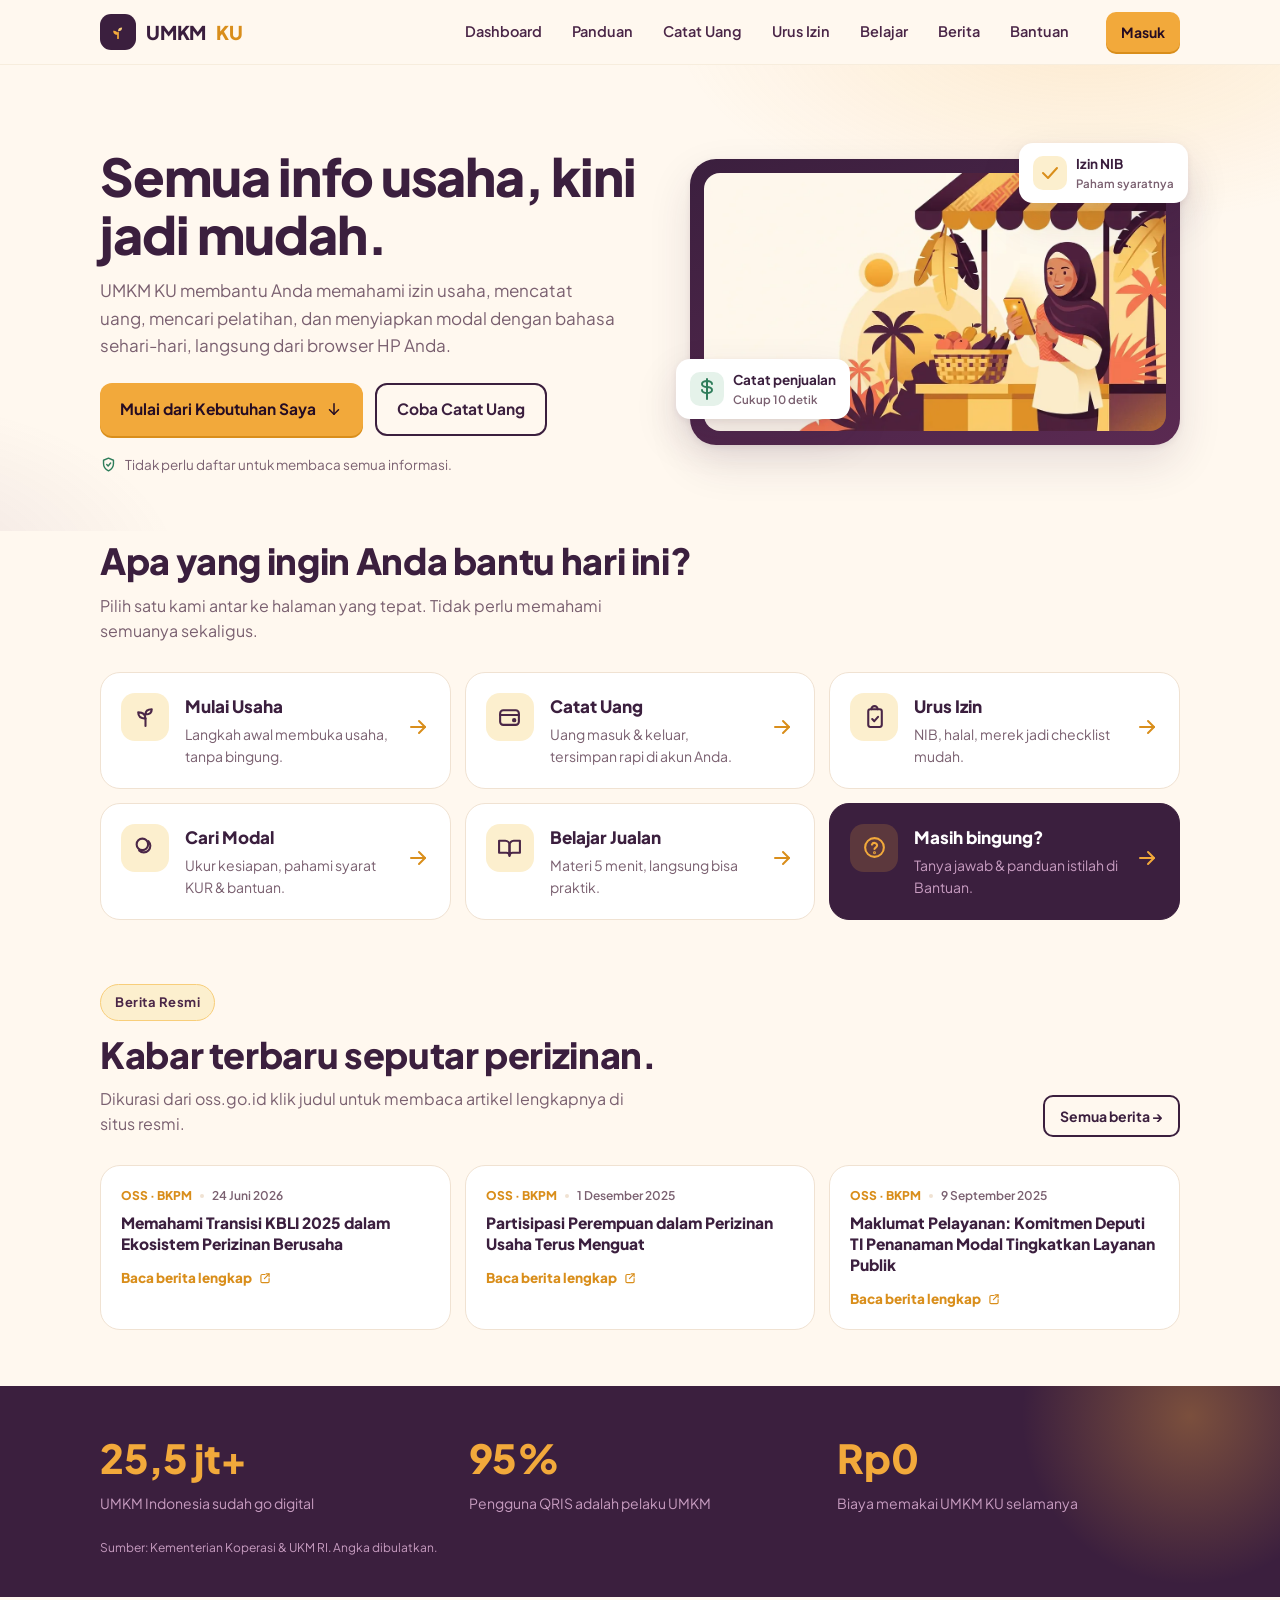
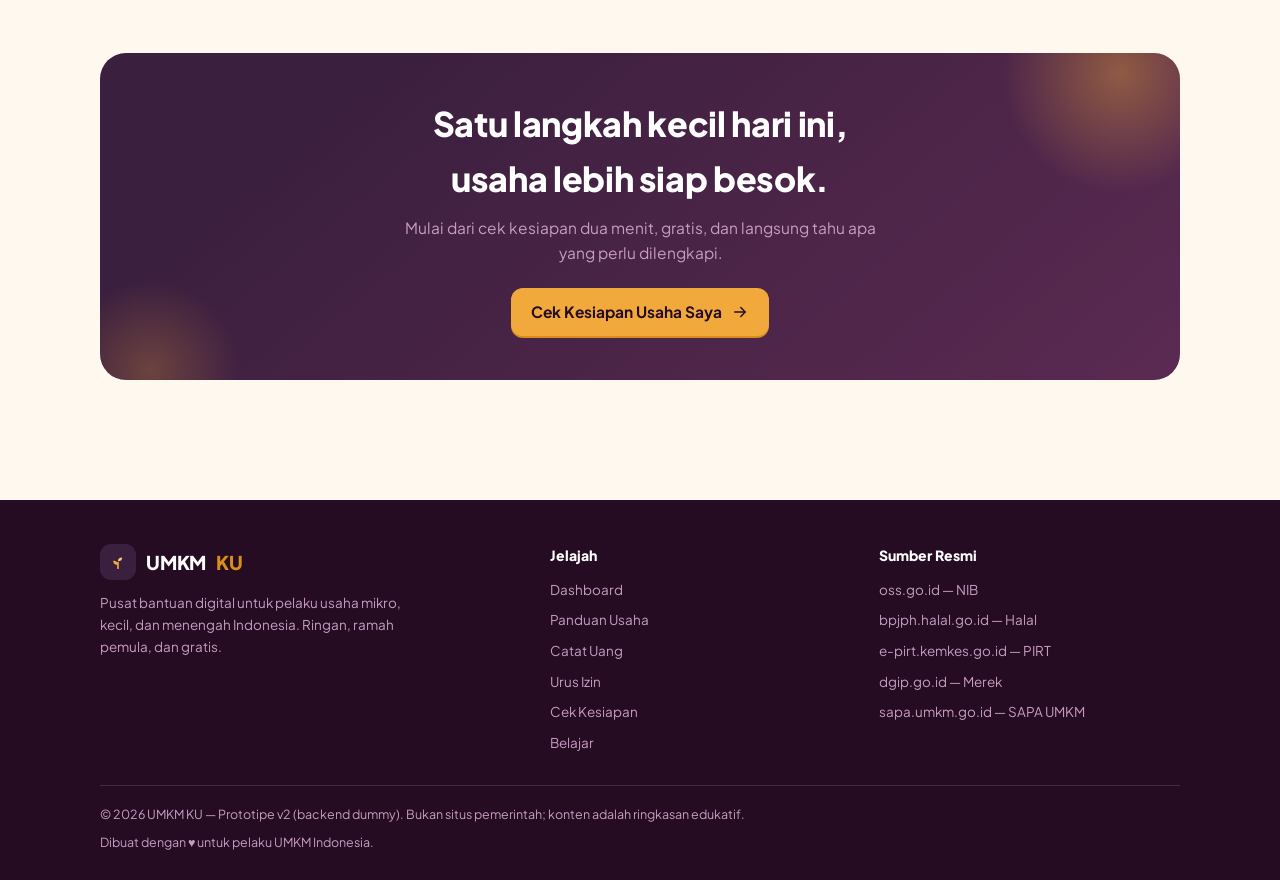
<file: index.html>
<!DOCTYPE html>
<html lang="id">
<head>
<meta charset="UTF-8">
<meta name="viewport" content="width=device-width, initial-scale=1.0">
<title>UMKM KU</title>
<meta name="description" content="UMKM KU: pusat bantuan digital untuk pelaku UMKM. Panduan usaha, catat uang, urus izin, dan belajar  gratis, tanpa instal, bahasa sehari-hari.">
<link rel="icon" href="data:image/svg+xml,%3Csvg xmlns='http://www.w3.org/2000/svg' viewBox='0 0 64 64'%3E%3Crect width='64' height='64' rx='16' fill='%233B1F3E'/%3E%3Cpath d='M32 50V34' stroke='%23F2A93B' stroke-width='5' stroke-linecap='round'/%3E%3Cpath d='M32 40c0-9-6-12-14-12 0 9 6 12 14 12z' fill='%23F2A93B'/%3E%3Cpath d='M32 30c0-8 5-11 12-11 0 8-5 11-12 11z' fill='%23F8CE7A'/%3E%3C/svg%3E">
<link rel="preconnect" href="https://fonts.googleapis.com">
<link rel="preconnect" href="https://fonts.gstatic.com" crossorigin>
<link href="https://fonts.googleapis.com/css2?family=Plus+Jakarta+Sans:ital,wght@0,400;0,500;0,600;0,700;0,800;1,400&display=swap" rel="stylesheet">
<script>document.documentElement.classList.add('js');</script>
<link rel="stylesheet" href="css/style.css">
</head>
<body>
<header id="app-header"></header>
<main>

<!-- HERO -->
<section class="hero" id="beranda">
  <div class="wrap hero-grid">
    <div>
      <h1>Semua info usaha, kini <span class="hl">jadi mudah.</span></h1>
      <p class="lead">UMKM KU membantu Anda memahami izin usaha, mencatat uang, mencari pelatihan, dan menyiapkan modal  dengan bahasa sehari-hari, langsung dari browser HP Anda.</p>
      <div class="hero-cta">
        <a href="#mulai" class="btn btn-gold">Mulai dari Kebutuhan Saya
          <svg class="icon" viewBox="0 0 24 24" style="width:18px;height:18px"><path d="M12 5v14"/><path d="m6 13 6 6 6-6"/></svg>
        </a>
        <a href="catat.html" class="btn btn-ghost">Coba Catat Uang</a>
      </div>
      <div class="hero-note">
        <svg class="icon" viewBox="0 0 24 24"><path d="M12 3l7 3v5c0 4.5-3 8-7 10-4-2-7-5.5-7-10V6z"/><path d="m9.5 12 2 2 3.5-4"/></svg>
        <span id="heroNote">Tidak perlu daftar untuk membaca semua informasi.</span>
      </div>
      <div class="last-score" id="lastScore"></div>
    </div>
    <div class="hero-art rv">
      <span class="blob" aria-hidden="true"></span>
      <div class="frame">
        <img src="assets/img/hero.webp" alt="Ilustrasi pemilik warung memakai smartphone untuk mengelola usahanya" width="1100" height="613">
      </div>
      <div class="chip-float chip-a">
        <span class="dot" style="background:var(--green-soft);color:var(--green)">
          <svg class="icon" viewBox="0 0 24 24"><path d="M12 2v20"/><path d="M17 7c0-1.7-2.2-3-5-3s-5 1.3-5 3 2.2 3 5 3 5 1.3 5 3-2.2 3-5 3-5-1.3-5-3"/></svg>
        </span>
        <span>Catat penjualan<small>Cukup 10 detik</small></span>
      </div>
      <div class="chip-float chip-b">
        <span class="dot" style="background:var(--gold-100);color:var(--gold-600)">
          <svg class="icon" viewBox="0 0 24 24"><path d="m5 12 5 5 9-10"/></svg>
        </span>
        <span>Izin NIB<small>Paham syaratnya</small></span>
      </div>
    </div>
  </div>
</section>

<!-- KEBUTUHAN -->
<section id="mulai" style="padding-top:8px">
  <div class="wrap">
    <div class="sec-head rv">
      <h2 class="sec-title">Apa yang ingin Anda bantu hari ini?</h2>
      <p class="sec-sub">Pilih satu  kami antar ke halaman yang tepat. Tidak perlu memahami semuanya sekaligus.</p>
    </div>
    <div class="need-grid">
      <a class="need-card rv" href="panduan.html">
        <span class="ic"><svg class="icon" viewBox="0 0 24 24"><path d="M12 21v-7"/><path d="M12 14c0-4-3-6-7-6 0 4 3 6 7 6z"/><path d="M12 10c0-3.5 2.5-5 6-5 0 3.5-2.5 5-6 5z"/></svg></span>
        <span><h3>Mulai Usaha</h3><p>Langkah awal membuka usaha, tanpa bingung.</p></span>
        <span class="go"><svg class="icon" viewBox="0 0 24 24"><path d="M5 12h14"/><path d="m13 6 6 6-6 6"/></svg></span>
      </a>
      <a class="need-card rv" href="catat.html">
        <span class="ic"><svg class="icon" viewBox="0 0 24 24"><rect x="3" y="6" width="18" height="14" rx="3"/><path d="M3 10.5h18"/><circle cx="16.5" cy="15.5" r="1.1"/></svg></span>
        <span><h3>Catat Uang</h3><p>Uang masuk &amp; keluar, tersimpan rapi di akun Anda.</p></span>
        <span class="go"><svg class="icon" viewBox="0 0 24 24"><path d="M5 12h14"/><path d="m13 6 6 6-6 6"/></svg></span>
      </a>
      <a class="need-card rv" href="layanan.html">
        <span class="ic"><svg class="icon" viewBox="0 0 24 24"><rect x="6" y="5" width="13" height="17" rx="2"/><path d="M9 5a3 3 0 0 1 6 0"/><path d="m9.8 14.5 2 2 3.6-4.2"/></svg></span>
        <span><h3>Urus Izin</h3><p>NIB, halal, merek  jadi checklist mudah.</p></span>
        <span class="go"><svg class="icon" viewBox="0 0 24 24"><path d="M5 12h14"/><path d="m13 6 6 6-6 6"/></svg></span>
      </a>
      <a class="need-card rv" href="cek.html">
        <span class="ic"><svg class="icon" viewBox="0 0 24 24"><circle cx="9" cy="9" r="5.5"/><path d="M14.8 5.9a5.5 5.5 0 1 1-8.9 8.9"/></svg></span>
        <span><h3>Cari Modal</h3><p>Ukur kesiapan, pahami syarat KUR &amp; bantuan.</p></span>
        <span class="go"><svg class="icon" viewBox="0 0 24 24"><path d="M5 12h14"/><path d="m13 6 6 6-6 6"/></svg></span>
      </a>
      <a class="need-card rv" href="belajar.html">
        <span class="ic"><svg class="icon" viewBox="0 0 24 24"><path d="M2 5.5h6a4 4 0 0 1 4 4V20a3 3 0 0 0-3-3H2z"/><path d="M22 5.5h-6a4 4 0 0 0-4 4V20a3 3 0 0 1 3-3h7z"/></svg></span>
        <span><h3>Belajar Jualan</h3><p>Materi 5 menit, langsung bisa praktik.</p></span>
        <span class="go"><svg class="icon" viewBox="0 0 24 24"><path d="M5 12h14"/><path d="m13 6 6 6-6 6"/></svg></span>
      </a>
      <a class="need-card rv" href="bantuan.html" style="background:var(--plum-900);border-color:var(--plum-900)">
        <span class="ic" style="background:rgba(242,169,59,.18);color:var(--gold-500)"><svg class="icon" viewBox="0 0 24 24"><circle cx="12" cy="12" r="9"/><path d="M9.5 9.2a2.6 2.6 0 0 1 5 .9c0 1.7-2.5 2.1-2.5 3.4"/><circle cx="12" cy="17" r=".4" fill="currentColor"/></svg></span>
        <span><h3 style="color:#fff">Masih bingung?</h3><p style="color:var(--plum-300)">Tanya jawab &amp; panduan istilah di Bantuan.</p></span>
        <span class="go" style="color:var(--gold-500)"><svg class="icon" viewBox="0 0 24 24"><path d="M5 12h14"/><path d="m13 6 6 6-6 6"/></svg></span>
      </a>
    </div>
  </div>
</section>

<!-- BERITA -->
<section id="berita" style="padding-top:8px">
  <div class="wrap">
    <div class="sec-head rv" style="display:flex;flex-wrap:wrap;align-items:flex-end;justify-content:space-between;gap:14px">
      <div>
        <span class="eyebrow">Berita Resmi</span>
        <h2 class="sec-title" style="margin-top:12px">Kabar terbaru seputar perizinan.</h2>
        <p class="sec-sub">Dikurasi dari oss.go.id  klik judul untuk membaca artikel lengkapnya di situs resmi.</p>
      </div>
      <a href="berita.html" class="btn btn-ghost small" style="flex:none">Semua berita →</a>
    </div>
    <div class="news-grid" id="homeNews"></div>
  </div>
</section>

<!-- STATS -->
<div class="stats rv">
  <div class="wrap">
    <div class="stats-grid">
      <div class="stat"><b>25,5 jt+</b><span>UMKM Indonesia sudah go digital</span></div>
      <div class="stat"><b>95%</b><span>Pengguna QRIS adalah pelaku UMKM</span></div>
      <div class="stat"><b>Rp0</b><span>Biaya memakai UMKM KU  selamanya</span></div>
    </div>
    <small>Sumber: Kementerian Koperasi &amp; UKM RI. Angka dibulatkan.</small>
  </div>
</div>

<!-- CTA -->
<section>
  <div class="wrap">
    <div class="cta-band rv">
      <h2>Satu langkah kecil hari ini,<br>usaha lebih siap besok.</h2>
      <p>Mulai dari cek kesiapan  dua menit, gratis, dan langsung tahu apa yang perlu dilengkapi.</p>
      <a href="cek.html" class="btn btn-gold">Cek Kesiapan Usaha Saya
        <svg class="icon" style="width:18px;height:18px" viewBox="0 0 24 24"><path d="M5 12h14"/><path d="m13 6 6 6-6 6"/></svg>
      </a>
    </div>
  </div>
</section>

</main>
<footer id="app-footer"></footer>

<script src="backend/db.js"></script>
<script src="backend/seed.js"></script>
<script src="backend/auth.js"></script>
<script src="backend/api.js"></script>
<script src="js/app.js"></script>
<script>
App.boot("");

/* Sapaan personal + skor kesiapan terakhir  data dari backend dummy */
(function () {
  const u = Auth.current();
  if (u) {
    document.getElementById("heroNote").textContent =
      "Senang bertemu lagi, " + u.nama.split(" ")[0] + "! Data Anda tersimpan rapi.";
  }
  Api.kesiapan.terakhir().then(function (k) {
    if (!k) return;
    const el = document.getElementById("lastScore");
    el.classList.add("show");
    el.innerHTML = "Skor kesiapan terakhir Anda: <b>" + k.skor + "%</b> · " +
      App.tgl(k.at) + " &nbsp;→&nbsp; <a href='cek.html' style='color:var(--gold-500);font-weight:700'>cek ulang</a>";
  });

  /* Berita resmi OSS di beranda (3 terbaru) */
  Api.berita.list().then(function (items) {
    document.getElementById("homeNews").innerHTML = items.slice(0, 3).map(function (n) {
      return '<a class="news-card rv in" href="' + n.url + '" target="_blank" rel="noopener">' +
        '<div class="news-top"><span class="news-src">OSS · BKPM</span><span class="news-dot"></span><span>' + App.esc(n.tanggal) + "</span></div>" +
        "<h3>" + App.esc(n.judul) + "</h3>" +
        '<span class="news-link">Baca berita lengkap <svg class="icon" viewBox="0 0 24 24"><path d="M14 5h5v5"/><path d="M19 5l-8 8"/><path d="M19 13v5a2 2 0 0 1-2 2H7a2 2 0 0 1-2-2V8a2 2 0 0 1 2-2h5"/></svg></span>' +
        "</a>";
    }).join("");
  });
})();
</script>
</body>
</html>
</file>
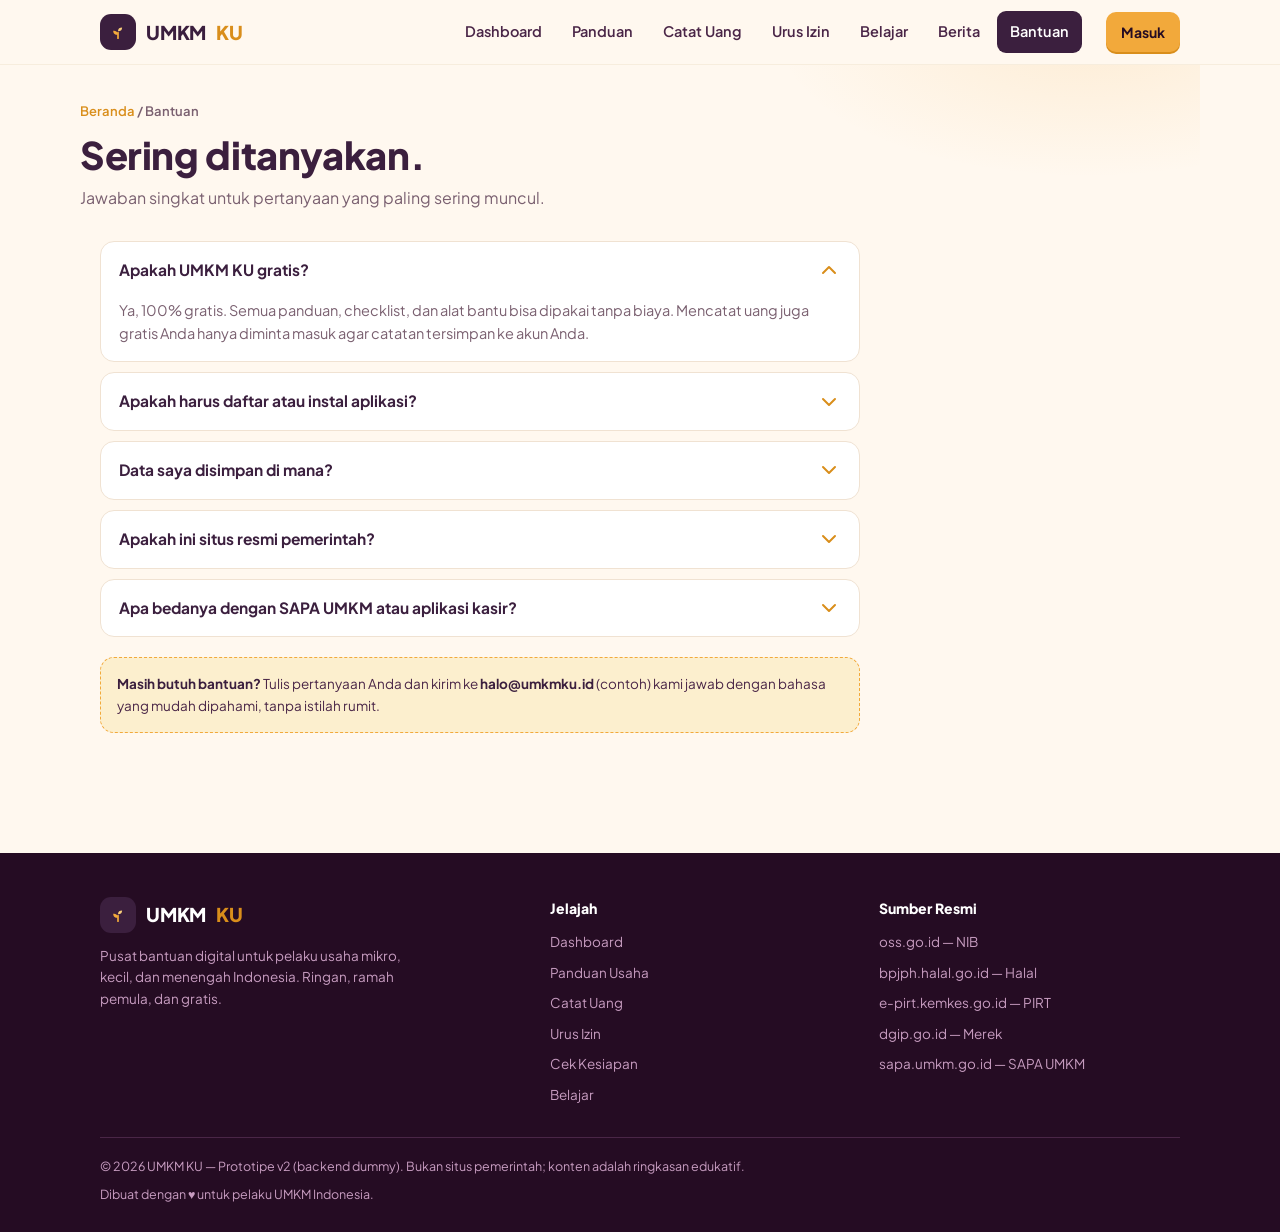
<file: bantuan.html>
<!DOCTYPE html>
<html lang="id">
<head>
<meta charset="UTF-8">
<meta name="viewport" content="width=device-width, initial-scale=1.0">
<title>Bantuan</title>
<meta name="description" content="Tanya jawab seputar UMKM KU: gratis atau tidak, perlu daftar atau tidak, di mana data disimpan, dan bedanya dengan aplikasi lain.">
<link rel="icon" href="data:image/svg+xml,%3Csvg xmlns='http://www.w3.org/2000/svg' viewBox='0 0 64 64'%3E%3Crect width='64' height='64' rx='16' fill='%233B1F3E'/%3E%3Cpath d='M32 50V34' stroke='%23F2A93B' stroke-width='5' stroke-linecap='round'/%3E%3Cpath d='M32 40c0-9-6-12-14-12 0 9 6 12 14 12z' fill='%23F2A93B'/%3E%3Cpath d='M32 30c0-8 5-11 12-11 0 8-5 11-12 11z' fill='%23F8CE7A'/%3E%3C/svg%3E">
<link rel="preconnect" href="https://fonts.googleapis.com">
<link rel="preconnect" href="https://fonts.gstatic.com" crossorigin>
<link href="https://fonts.googleapis.com/css2?family=Plus+Jakarta+Sans:ital,wght@0,400;0,500;0,600;0,700;0,800;1,400&display=swap" rel="stylesheet">
<script>document.documentElement.classList.add('js');</script>
<link rel="stylesheet" href="css/style.css">
</head>
<body>
<header id="app-header"></header>
<main>
  <div class="wrap page-head">
    <span class="crumb"><a href="index.html">Beranda</a> / Bantuan</span>
    <h1>Sering ditanyakan.</h1>
    <p>Jawaban singkat untuk pertanyaan yang paling sering muncul.</p>
  </div>

  <section style="padding-top:22px">
    <div class="wrap">
      <div class="faq rv">
        <details open>
          <summary>Apakah UMKM KU gratis?
            <svg class="icon" viewBox="0 0 24 24"><path d="m6 9 6 6 6-6"/></svg>
          </summary>
          <div class="body">Ya, 100% gratis. Semua panduan, checklist, dan alat bantu bisa dipakai tanpa biaya. Mencatat uang juga gratis  Anda hanya diminta masuk agar catatan tersimpan ke akun Anda.</div>
        </details>
        <details>
          <summary>Apakah harus daftar atau instal aplikasi?
            <svg class="icon" viewBox="0 0 24 24"><path d="m6 9 6 6 6-6"/></svg>
          </summary>
          <div class="body">UMKM KU berjalan di browser HP, tablet, atau laptop  tidak perlu mengunduh apa pun dan tidak memakan memori HP. Membaca informasi tidak butuh akun. Akun (cukup nama + nomor HP) hanya diminta saat Anda ingin <b>menyimpan</b> sesuatu, misalnya catatan keuangan.</div>
        </details>
        <details>
          <summary>Data saya disimpan di mana?
            <svg class="icon" viewBox="0 0 24 24"><path d="m6 9 6 6 6-6"/></svg>
          </summary>
          <div class="body">Pada prototipe ini, semua data tersimpan di browser perangkat Anda sendiri (backend dummy)  tidak dikirim ke server mana pun. Saat versi resmi nanti, kami akan selalu menjelaskan untuk apa setiap data diminta sebelum Anda mengisinya.</div>
        </details>
        <details>
          <summary>Apakah ini situs resmi pemerintah?
            <svg class="icon" viewBox="0 0 24 24"><path d="m6 9 6 6 6-6"/></svg>
          </summary>
          <div class="body">Bukan. UMKM KU merangkum informasi dengan bahasa sederhana, lalu mengarahkan Anda ke situs resmi (seperti oss.go.id dan bpjph.halal.go.id) untuk pengurusan yang sesungguhnya.</div>
        </details>
        <details>
          <summary>Apa bedanya dengan SAPA UMKM atau aplikasi kasir?
            <svg class="icon" viewBox="0 0 24 24"><path d="m6 9 6 6 6-6"/></svg>
          </summary>
          <div class="body">SAPA UMKM adalah aplikasi resmi pemerintah dengan layanan lengkap (verifikasi, dompet digital, marketplace). Aplikasi kasir seperti Qasir/Moka fokus ke transaksi di toko. UMKM KU adalah <b>pintu masuk</b>: kami membantu Anda yang baru mulai  memahami apa yang perlu dilakukan, membiasakan pencatatan sederhana, lalu mengarahkan ke layanan resmi saat Anda sudah siap.</div>
        </details>
      </div>

      <div class="demo-box rv" style="max-width:760px;margin-top:20px">
        <b>Masih butuh bantuan?</b> Tulis pertanyaan Anda dan kirim ke <b>halo@umkmku.id</b> (contoh)  kami jawab dengan bahasa yang mudah dipahami, tanpa istilah rumit.
      </div>
    </div>
  </section>
</main>
<footer id="app-footer"></footer>

<script src="backend/db.js"></script>
<script src="backend/seed.js"></script>
<script src="backend/auth.js"></script>
<script src="backend/api.js"></script>
<script src="js/app.js"></script>
<script>App.boot("bantuan");</script>
</body>
</html>
</file>
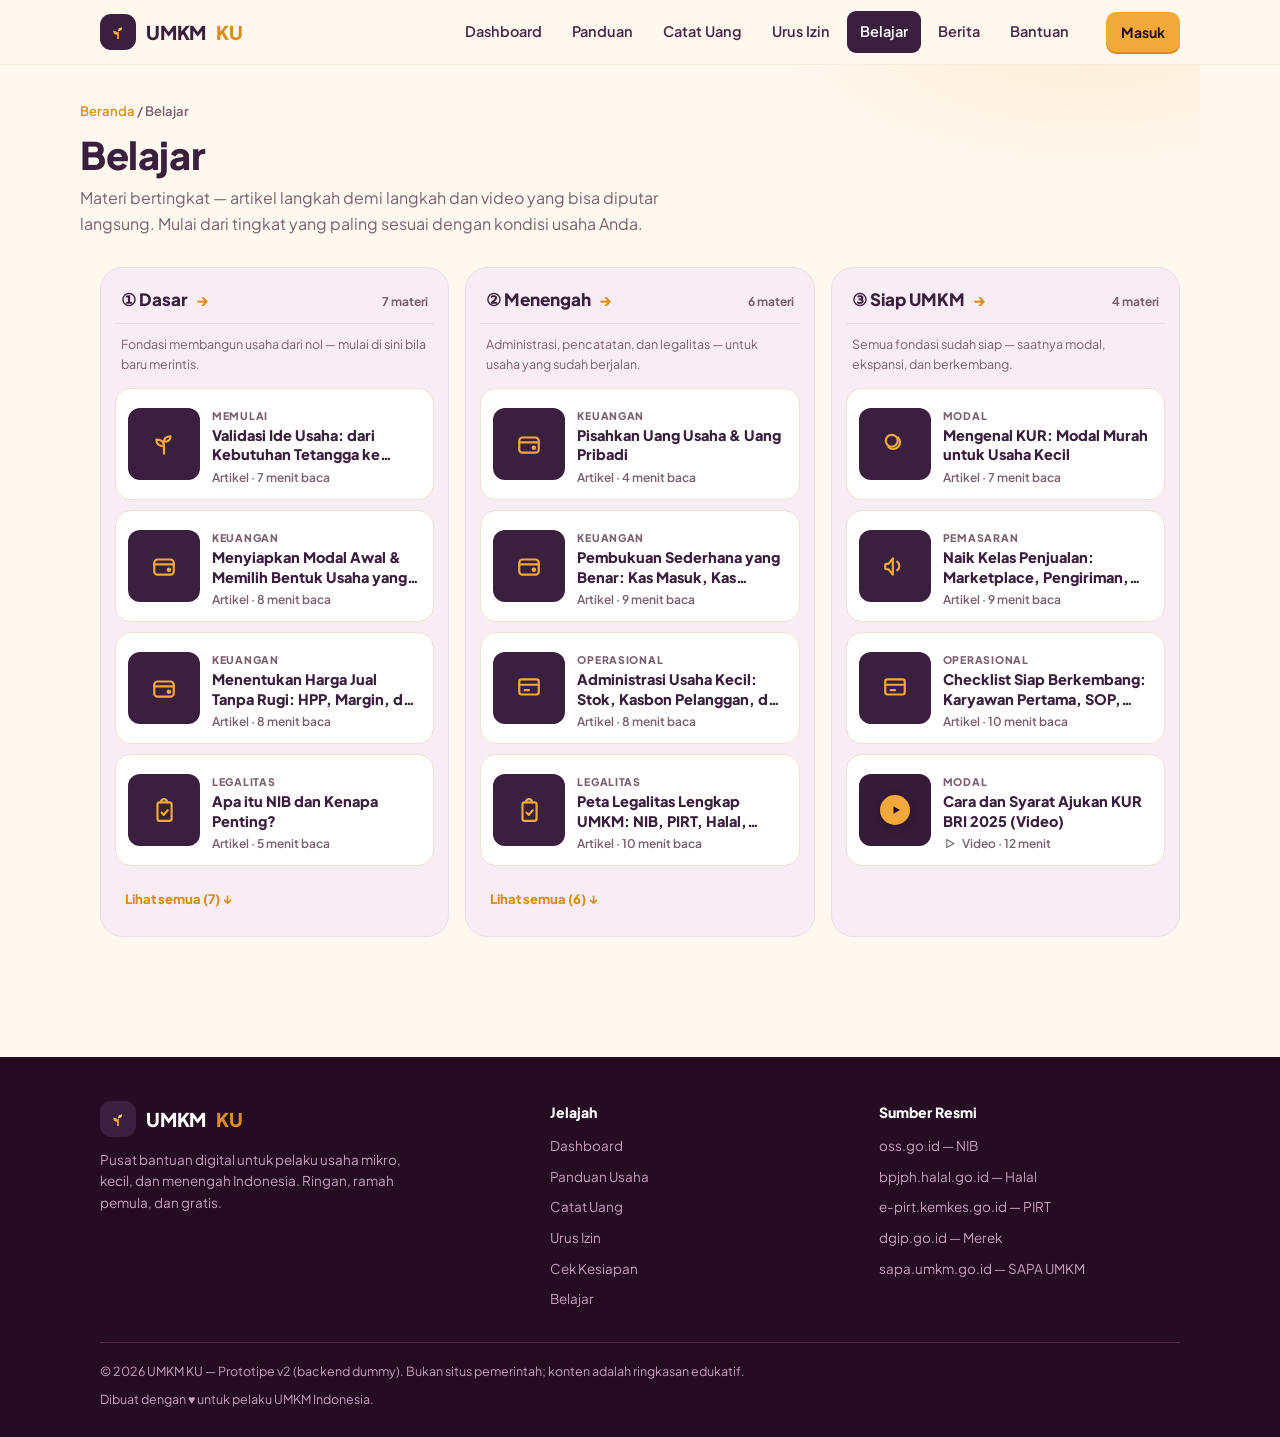
<file: belajar.html>
<!DOCTYPE html>
<html lang="id">
<head>
<meta charset="UTF-8">
<meta name="viewport" content="width=device-width, initial-scale=1.0">
<title>Belajar</title>
<meta name="description" content="Materi bertingkat untuk pelaku UMKM: Dasar, Menengah, dan Siap UMKM. Artikel langkah demi langkah + video YouTube yang bisa diputar langsung.">
<link rel="icon" href="data:image/svg+xml,%3Csvg xmlns='http://www.w3.org/2000/svg' viewBox='0 0 64 64'%3E%3Crect width='64' height='64' rx='16' fill='%233B1F3E'/%3E%3Cpath d='M32 50V34' stroke='%23F2A93B' stroke-width='5' stroke-linecap='round'/%3E%3Cpath d='M32 40c0-9-6-12-14-12 0 9 6 12 14 12z' fill='%23F2A93B'/%3E%3Cpath d='M32 30c0-8 5-11 12-11 0 8-5 11-12 11z' fill='%23F8CE7A'/%3E%3C/svg%3E">
<link rel="preconnect" href="https://fonts.googleapis.com">
<link rel="preconnect" href="https://fonts.gstatic.com" crossorigin>
<link href="https://fonts.googleapis.com/css2?family=Plus+Jakarta+Sans:ital,wght@0,400;0,500;0,600;0,700;0,800;1,400&display=swap" rel="stylesheet">
<script>document.documentElement.classList.add('js');</script>
<link rel="stylesheet" href="css/style.css">
</head>
<body>
<header id="app-header"></header>
<main>
  <div class="wrap page-head">
    <span class="crumb"><a href="index.html">Beranda</a> / Belajar</span>
    <h1>Belajar</h1>
    <p>Materi bertingkat — artikel langkah demi langkah dan video yang bisa diputar langsung. Mulai dari tingkat yang paling sesuai dengan kondisi usaha Anda.</p>
  </div>

  <section style="padding-top:22px">
    <div class="wrap">

      <!-- Daftar materi per tingkat (dari backend dummy) -->
      <div id="listView">
        <div class="loading" id="learnLoading">Memuat materi…</div>
        <div class="tiers" id="tiersGrid"></div>
      </div>

      <!-- Detail materi -->
      <div id="detailView" style="display:none">
        <a class="back-link" href="belajar.html">
          <svg class="icon" style="width:16px;height:16px" viewBox="0 0 24 24"><path d="M19 12H5"/><path d="m11 6-6 6 6 6"/></svg>
          Semua materi
        </a>
        <article class="article">
          <div class="meta" id="artMeta"></div>
          <h1 id="artTitle"></h1>
          <p id="artRingkas" style="color:var(--muted)"></p>
          <div id="artBody"></div>
          <div class="cta-in">
            <span id="artCtaText"><b>Siap praktik?</b></span>
            <a href="catat.html" class="btn btn-gold small" id="artCtaBtn">Buka Catat Uang</a>
          </div>
        </article>
      </div>

    </div>
  </section>
</main>
<footer id="app-footer"></footer>

<script src="backend/db.js"></script>
<script src="backend/seed.js"></script>
<script src="backend/auth.js"></script>
<script src="backend/api.js"></script>
<script src="js/app.js"></script>
<script>
App.boot("belajar");

(function () {
  const BADGE = { "Pemasaran": "gold", "Keuangan": "green", "Legalitas": "", "Modal": "", "Operasional": "green", "Memulai": "gold" };
  const KAT_ICON = {
    "Memulai":     '<path d="M12 21v-7"/><path d="M12 14c0-4-3-6-7-6 0 4 3 6 7 6z"/><path d="M12 10c0-3.5 2.5-5 6-5 0 3.5-2.5 5-6 5z"/>',
    "Keuangan":    '<rect x="3" y="6" width="18" height="14" rx="3"/><path d="M3 10.5h18"/><circle cx="16.5" cy="15.5" r="1.1"/>',
    "Legalitas":   '<rect x="6" y="5" width="13" height="17" rx="2"/><path d="M9 5a3 3 0 0 1 6 0"/><path d="m9.8 14.5 2 2 3.6-4.2"/>',
    "Pemasaran":   '<path d="M3 11v3a1 1 0 0 0 1 1h2l4 5V5L6 10H4a1 1 0 0 0-1 1z"/><path d="M14 8a5 5 0 0 1 0 8"/>',
    "Operasional": '<rect x="3" y="4" width="18" height="14" rx="2"/><path d="M3 9h18"/><path d="M8 14h4"/>',
    "Modal":       '<circle cx="9" cy="9" r="5.5"/><path d="M14.8 5.9a5.5 5.5 0 1 1-8.9 8.9"/>'
  };
  const TIER_SUB = {
    "Dasar":     "Fondasi membangun usaha dari nol — mulai di sini bila baru merintis.",
    "Menengah":  "Administrasi, pencatatan, dan legalitas — untuk usaha yang sudah berjalan.",
    "Siap UMKM": "Semua fondasi sudah siap — saatnya modal, ekspansi, dan berkembang."
  };
  const TIER_ICON = { "Dasar": "①", "Menengah": "②", "Siap UMKM": "③" };
  const COLLAPSE_AT = 4;

  const CTA = {
    "pisahkan-uang":       { text: "<b>Siap praktik?</b> Mulai pisahkan catatan hari ini.", btn: "Buka Catat Uang",      href: "catat.html" },
    "harga-jual":          { text: "<b>Siap praktik?</b> Cek modal Anda dari catatan.",     btn: "Buka Catat Uang",      href: "catat.html" },
    "pembukuan-sederhana": { text: "<b>Siap praktik?</b> Mulai buku kas Anda sekarang.",     btn: "Buka Catat Uang",      href: "catat.html" },
    "administrasi-usaha":  { text: "<b>Siap praktik?</b> Rapikan catatan Anda di sini.",      btn: "Buka Catat Uang",      href: "catat.html" },
    "modal-awal":          { text: "<b>Sudah punya modal?</b> Catat setoran pertama Anda.",   btn: "Buka Catat Uang",      href: "catat.html" },
    "apa-itu-nib":         { text: "<b>Sudah punya NIB?</b> Centang progres Anda.",           btn: "Buka Checklist Izin",   href: "layanan.html" },
    "legalitas-lengkap":   { text: "<b>Siap mengurus?</b> Pantau progres legalitas Anda.",    btn: "Buka Checklist Izin",   href: "layanan.html" },
    "validasi-ide":        { text: "<b>Ide sudah teruji?</b> Lanjut ke langkah awal.",        btn: "Baca Panduan Usaha",    href: "panduan.html" },
    "mengenal-kur":        { text: "<b>Merasa siap?</b> Ukur dulu skor kesiapan Anda.",       btn: "Cek Kesiapan Sekarang", href: "cek.html" },
    "ekspansi-online":     { text: "<b>Sebelum ekspansi:</b> pastikan kesiapan Anda terukur.", btn: "Cek Kesiapan Sekarang", href: "cek.html" },
    "siap-berkembang":     { text: "<b>Semua siap?</b> Pastikan skor kesiapan Anda tinggi.",  btn: "Cek Kesiapan Sekarang", href: "cek.html" },
    "video-kur":           { text: "<b>Merasa siap?</b> Ukur dulu skor kesiapan Anda.",       btn: "Cek Kesiapan Sekarang", href: "cek.html" },
    "video-nib":           { text: "<b>Sudah nonton?</b> Centang progres izin Anda.",         btn: "Buka Checklist Izin",   href: "layanan.html" }
  };

  const params = new URLSearchParams(location.search);
  const id = params.get("id");

  function thumbHTML(m) {
    const icon = KAT_ICON[m.kategori] || KAT_ICON["Memulai"];
    let inner = '<svg class="icon" viewBox="0 0 24 24">' + icon + "</svg>";
    if (m.jenis === "video") {
      inner += '<img src="https://i.ytimg.com/vi/' + m.youtube + '/hqdefault.jpg" alt="" loading="lazy" onerror="this.remove()">' +
               '<span class="play-badge"><i><svg viewBox="0 0 24 24"><path d="M7 4.5v15l13-7.5z"/></svg></i></span>';
    }
    return '<span class="m-thumb" aria-hidden="true">' + inner + "</span>";
  }

  function cardHTML(m, hidden) {
    const meta = m.jenis === "video"
      ? '<svg class="icon" viewBox="0 0 24 24"><path d="M7 4.5v15l13-7.5z"/></svg> Video · ' + m.menit + ' menit'
      : 'Artikel · ' + m.menit + ' menit baca';
    return '<a class="m-card' + (hidden ? " m-hidden" : "") + '" href="belajar.html?id=' + m.id + '">' +
      thumbHTML(m) +
      '<span class="m-info">' +
        '<span class="m-kat">' + App.esc(m.kategori) + '</span>' +
        '<span class="m-title">' + App.esc(m.judul) + "</span>" +
        '<span class="m-meta">' + meta + "</span>" +
      "</span></a>";
  }

  function tierHTML(tingkat, items) {
    const cards = items.map((m, i) => cardHTML(m, i >= COLLAPSE_AT)).join("");
    const more = items.length > COLLAPSE_AT
      ? '<button type="button" class="m-more" data-tier="' + tingkat + '">Lihat semua (' + items.length + ') ↓</button>'
      : "";
    return '<div class="tier rv in" data-tier-panel="' + tingkat + '">' +
      '<div class="tier-head"><h3>' + TIER_ICON[tingkat] + " " + tingkat + '</h3><span class="arrow">→</span><span class="count">' + items.length + ' materi</span></div>' +
      '<div class="tier-sub">' + TIER_SUB[tingkat] + "</div>" +
      cards + more +
      "</div>";
  }

  function showList() {
    Api.materi.byTingkat().then(function (grouped) {
      document.getElementById("learnLoading").style.display = "none";
      const grid = document.getElementById("tiersGrid");
      grid.innerHTML = ["Dasar", "Menengah", "Siap UMKM"].map(t => tierHTML(t, grouped[t] || [])).join("");
      grid.querySelectorAll(".m-more").forEach(function (btn) {
        btn.addEventListener("click", function () {
          const panel = grid.querySelector('[data-tier-panel="' + btn.dataset.tier + '"]');
          panel.querySelectorAll(".m-hidden").forEach(c => c.classList.remove("m-hidden"));
          btn.remove();
        });
      });
    });
  }

  function setCta(id) {
    const cta = CTA[id] || { text: "<b>Siap praktik?</b>", btn: "Buka Catat Uang", href: "catat.html" };
    document.getElementById("artCtaText").innerHTML = cta.text;
    const btn = document.getElementById("artCtaBtn");
    btn.textContent = cta.btn; btn.setAttribute("href", cta.href);
  }

  function showDetail(id) {
    Api.materi.get(id).then(function (m) {
      if (!m) { location.href = "belajar.html"; return; }
      document.getElementById("listView").style.display = "none";
      document.getElementById("detailView").style.display = "block";
      document.title = m.judul + " — UMKM KU";
      const b = BADGE[m.kategori] || "";
      const jenisLabel = m.jenis === "video" ? "VIDEO" : "ARTIKEL";
      document.getElementById("artMeta").innerHTML =
        '<span class="badge ' + b + '">' + App.esc(m.kategori.toUpperCase()) + '</span>' +
        '<span class="badge">' + App.esc(m.tingkat.toUpperCase()) + '</span>' +
        '<span class="learn-meta">' + jenisLabel + " · " + m.menit + " menit</span>" +
        (m.kanal ? '<span class="learn-meta">Sumber: ' + App.esc(m.kanal) + "</span>" : "");
      document.getElementById("artTitle").textContent = m.judul;
      document.getElementById("artRingkas").textContent = m.ringkas;

      const body = document.getElementById("artBody");
      if (m.jenis === "video") {
        body.innerHTML =
          '<div class="video-frame"><iframe src="https://www.youtube-nocookie.com/embed/' + m.youtube + '" title="' + App.esc(m.judul) +
          '" allow="accelerometer; autoplay; clipboard-write; encrypted-media; gyroscope; picture-in-picture" allowfullscreen loading="lazy"></iframe></div>' +
          '<div class="poin-title">Yang akan Anda pelajari:</div>' +
          '<ul class="poin-list">' + (m.poin || []).map(p =>
            '<li><svg class="icon" viewBox="0 0 24 24"><path d="m5 12 5 5 9-10"/></svg><span>' + App.esc(p) + "</span></li>"
          ).join("") + "</ul>" +
          '<p style="font-size:13px;color:var(--muted)">Video diputar langsung di halaman ini lewat pemutar resmi YouTube. <a href="https://www.youtube.com/watch?v=' + m.youtube + '" target="_blank" rel="noopener" style="color:var(--gold-600);font-weight:700">Tonton di YouTube ↗</a></p>';
      } else {
        body.innerHTML = m.isi.map(p => "<p>" + App.esc(p) + "</p>").join("");
      }
      setCta(m.id);
      window.scrollTo(0, 0);
    });
  }

  if (id) showDetail(id); else showList();
})();
</script>
</body>
</html>
</file>
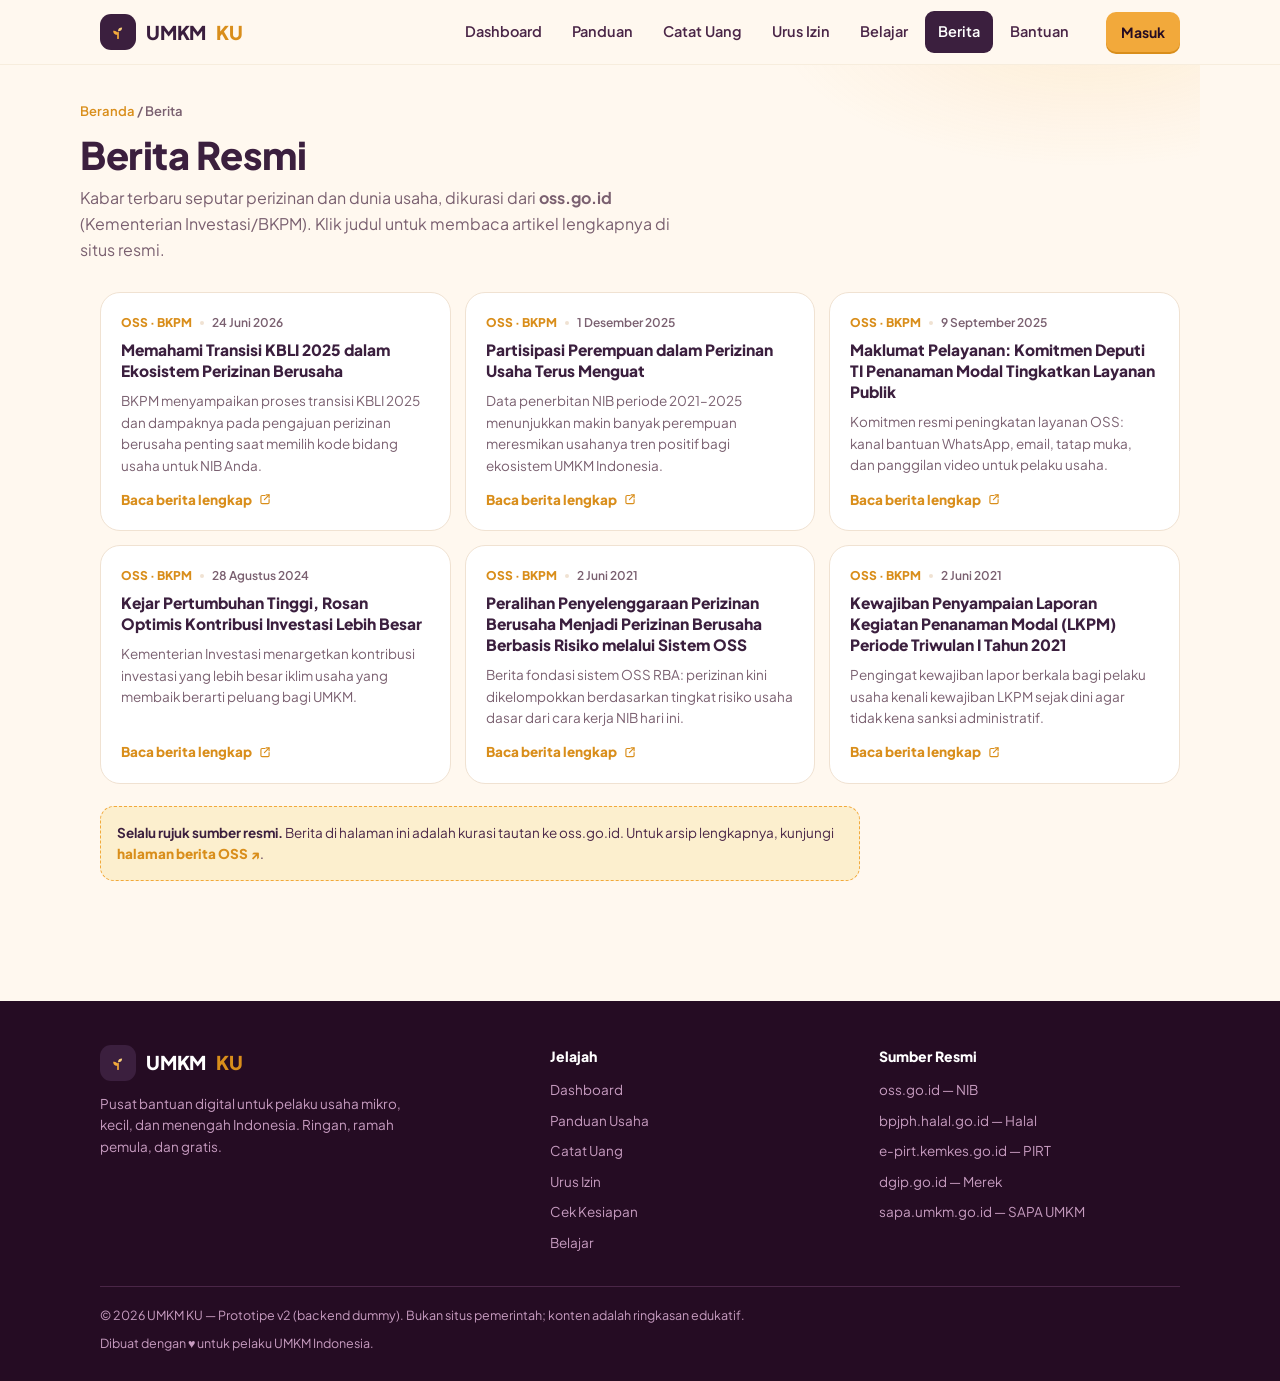
<file: berita.html>
<!DOCTYPE html>
<html lang="id">
<head>
<meta charset="UTF-8">
<meta name="viewport" content="width=device-width, initial-scale=1.0">
<title>Berita</title>
<meta name="description" content="Berita resmi seputar perizinan dan UMKM, dikurasi dari oss.go.id  klik judul untuk membaca artikel lengkapnya.">
<link rel="icon" href="data:image/svg+xml,%3Csvg xmlns='http://www.w3.org/2000/svg' viewBox='0 0 64 64'%3E%3Crect width='64' height='64' rx='16' fill='%233B1F3E'/%3E%3Cpath d='M32 50V34' stroke='%23F2A93B' stroke-width='5' stroke-linecap='round'/%3E%3Cpath d='M32 40c0-9-6-12-14-12 0 9 6 12 14 12z' fill='%23F2A93B'/%3E%3Cpath d='M32 30c0-8 5-11 12-11 0 8-5 11-12 11z' fill='%23F8CE7A'/%3E%3C/svg%3E">
<link rel="preconnect" href="https://fonts.googleapis.com">
<link rel="preconnect" href="https://fonts.gstatic.com" crossorigin>
<link href="https://fonts.googleapis.com/css2?family=Plus+Jakarta+Sans:ital,wght@0,400;0,500;0,600;0,700;0,800;1,400&display=swap" rel="stylesheet">
<script>document.documentElement.classList.add('js');</script>
<link rel="stylesheet" href="css/style.css">
</head>
<body>
<header id="app-header"></header>
<main>
  <div class="wrap page-head">
    <span class="crumb"><a href="index.html">Beranda</a> / Berita</span>
    <h1>Berita Resmi</h1>
    <p>Kabar terbaru seputar perizinan dan dunia usaha, dikurasi dari <b>oss.go.id</b> (Kementerian Investasi/BKPM). Klik judul untuk membaca artikel lengkapnya di situs resmi.</p>
  </div>

  <section style="padding-top:22px">
    <div class="wrap">
      <div class="loading" id="newsLoading">Memuat berita…</div>
      <div class="news-grid" id="newsGrid"></div>

      <div class="demo-box rv" style="margin-top:22px;max-width:760px">
        <b>Selalu rujuk sumber resmi.</b> Berita di halaman ini adalah kurasi tautan ke oss.go.id. Untuk arsip lengkapnya, kunjungi
        <a href="https://oss.go.id/id/berita" target="_blank" rel="noopener" style="color:var(--gold-600);font-weight:800">halaman berita OSS ↗</a>.
      </div>
    </div>
  </section>
</main>
<footer id="app-footer"></footer>

<script src="backend/db.js"></script>
<script src="backend/seed.js"></script>
<script src="backend/auth.js"></script>
<script src="backend/api.js"></script>
<script src="js/app.js"></script>
<script>
App.boot("berita");

(function () {
  Api.berita.list().then(function (items) {
    document.getElementById("newsLoading").style.display = "none";
    document.getElementById("newsGrid").innerHTML = items.map(function (n) {
      return '<a class="news-card rv in" href="' + n.url + '" target="_blank" rel="noopener">' +
        '<div class="news-top"><span class="news-src">OSS · BKPM</span><span class="news-dot"></span><span>' + App.esc(n.tanggal) + "</span></div>" +
        "<h3>" + App.esc(n.judul) + "</h3>" +
        "<p>" + App.esc(n.ringkas) + "</p>" +
        '<span class="news-link">Baca berita lengkap <svg class="icon" viewBox="0 0 24 24"><path d="M14 5h5v5"/><path d="M19 5l-8 8"/><path d="M19 13v5a2 2 0 0 1-2 2H7a2 2 0 0 1-2-2V8a2 2 0 0 1 2-2h5"/></svg></span>' +
        "</a>";
    }).join("");
  });
})();
</script>
</body>
</html>
</file>
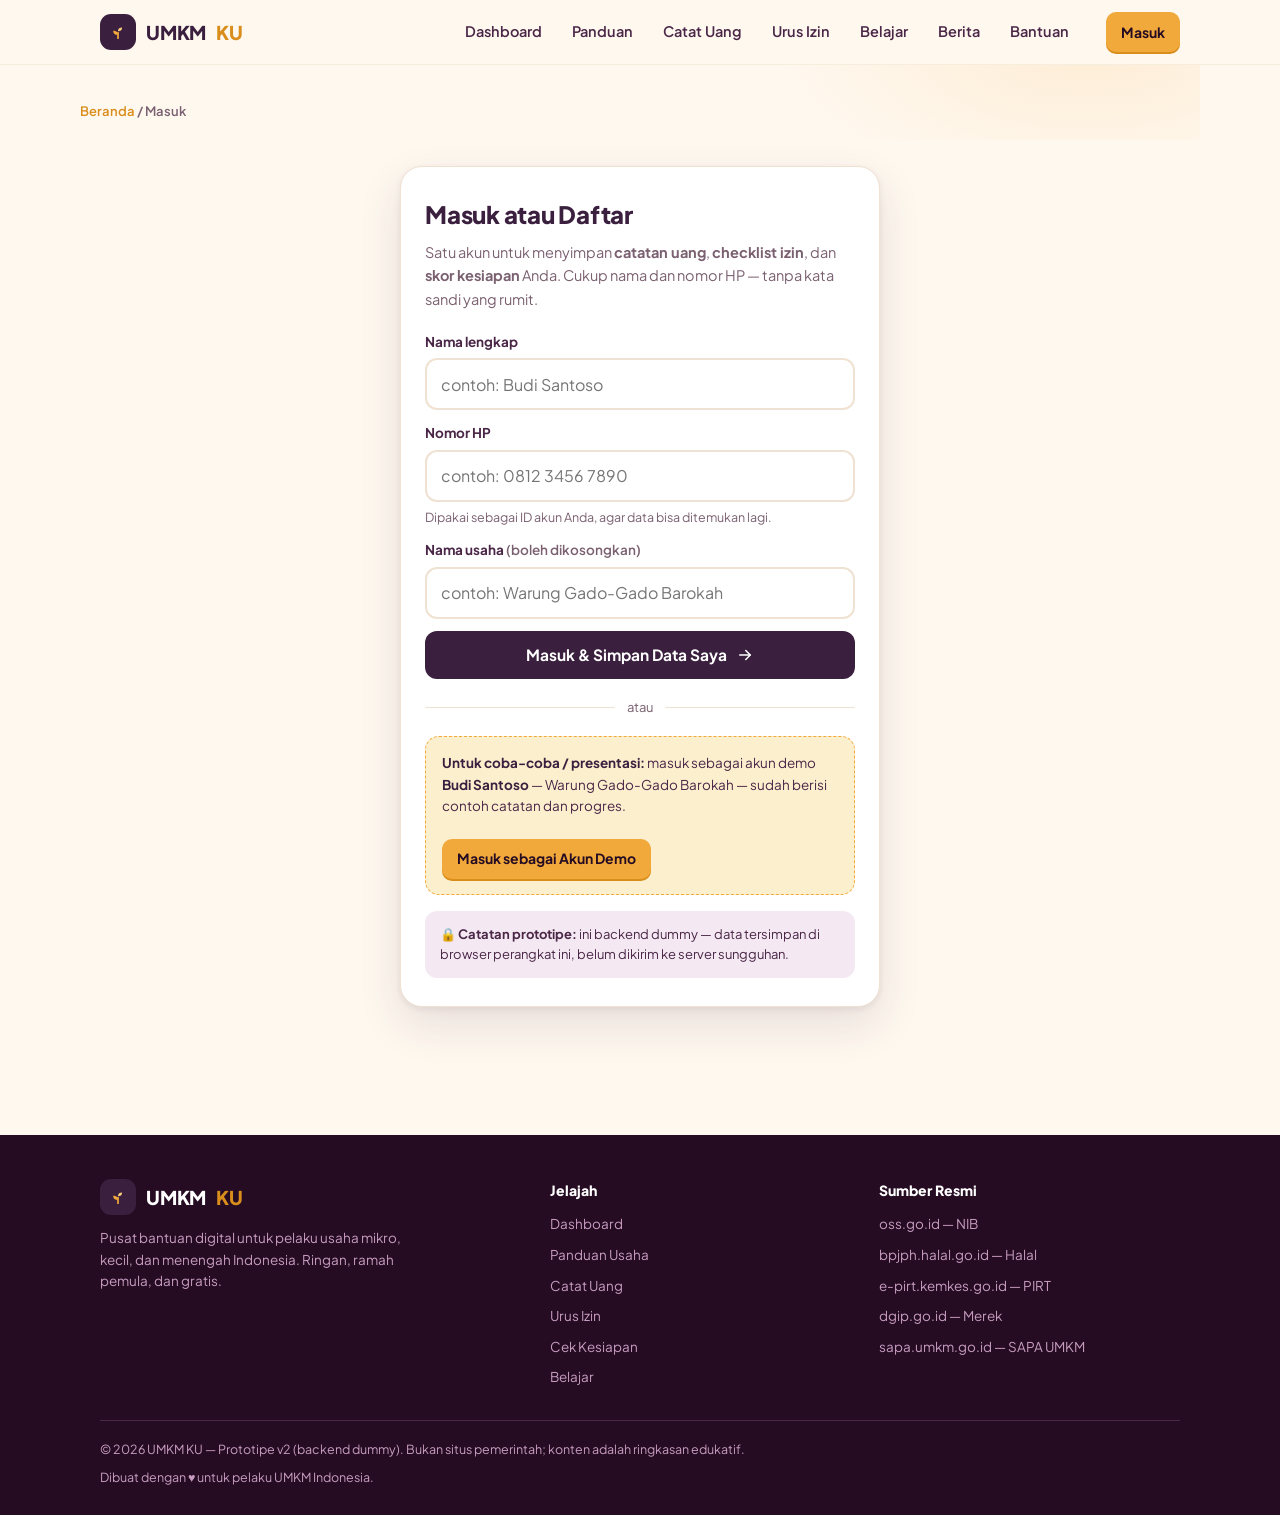
<file: catat.html>
<!DOCTYPE html>
<html lang="id">
<head>
<meta charset="UTF-8">
<meta name="viewport" content="width=device-width, initial-scale=1.0">
<title>Catat Uang</title>
<meta name="description" content="Catat uang masuk dan keluar usaha Anda. Tersimpan rapi di akun, bisa diunduh sebagai CSV.">
<link rel="icon" href="data:image/svg+xml,%3Csvg xmlns='http://www.w3.org/2000/svg' viewBox='0 0 64 64'%3E%3Crect width='64' height='64' rx='16' fill='%233B1F3E'/%3E%3Cpath d='M32 50V34' stroke='%23F2A93B' stroke-width='5' stroke-linecap='round'/%3E%3Cpath d='M32 40c0-9-6-12-14-12 0 9 6 12 14 12z' fill='%23F2A93B'/%3E%3Cpath d='M32 30c0-8 5-11 12-11 0 8-5 11-12 11z' fill='%23F8CE7A'/%3E%3C/svg%3E">
<link rel="preconnect" href="https://fonts.googleapis.com">
<link rel="preconnect" href="https://fonts.gstatic.com" crossorigin>
<link href="https://fonts.googleapis.com/css2?family=Plus+Jakarta+Sans:ital,wght@0,400;0,500;0,600;0,700;0,800;1,400&display=swap" rel="stylesheet">
<script>document.documentElement.classList.add('js');</script>
<link rel="stylesheet" href="css/style.css">
</head>
<body>
<header id="app-header"></header>
<main>
  <div class="wrap page-head">
    <span class="crumb"><a href="index.html">Beranda</a> / Catat Uang</span>
    <div class="greet">
      <h1 id="greetNama">Catat Uang</h1>
      <span class="usaha" id="greetUsaha" style="display:none"></span>
    </div>
    <p>Pilih <b>Uang Masuk</b> atau <b>Uang Keluar</b>, isi jumlahnya, selesai. Semua catatan tersimpan di akun Anda.</p>
  </div>

  <section style="padding-top:22px">
    <div class="wrap two-col">

      <!-- Form -->
      <div>
        <div class="demo-card" aria-label="Form catatan">
          <div class="seg" role="group" aria-label="Jenis catatan">
            <button type="button" id="btnIn" class="on-in">
              <svg class="icon" viewBox="0 0 24 24"><path d="M12 19V5"/><path d="m6 11 6-6 6 6"/></svg>
              Uang Masuk
            </button>
            <button type="button" id="btnOut">
              <svg class="icon" viewBox="0 0 24 24"><path d="M12 5v14"/><path d="m6 13 6 6 6-6"/></svg>
              Uang Keluar
            </button>
          </div>
          <div class="field">
            <label for="amt">Jumlah (Rp)</label>
            <input id="amt" inputmode="numeric" placeholder="contoh: 50.000" autocomplete="off">
          </div>
          <div class="field">
            <label for="note">Keterangan singkat</label>
            <input id="note" placeholder="contoh: Jual 10 porsi gado-gado" maxlength="48" autocomplete="off">
            <div class="hint">Tulis seperlunya saja  yang penting Anda paham nanti.</div>
          </div>
          <button type="button" id="addTx" class="btn btn-plum" style="width:100%">
            <svg class="icon" style="width:18px;height:18px" viewBox="0 0 24 24"><path d="M12 5v14"/><path d="M5 12h14"/></svg>
            Simpan Catatan
          </button>
        </div>
        <div class="privacy">
          <svg class="icon" viewBox="0 0 24 24"><path d="M12 3l7 3v5c0 4.5-3 8-7 10-4-2-7-5.5-7-10V6z"/><path d="m9.5 12 2 2 3.5-4"/></svg>
          <span><b>Data Anda milik Anda.</b> Pada prototipe ini catatan tersimpan di perangkat, terikat pada akun yang sedang masuk.</span>
        </div>
      </div>

      <!-- Ringkasan + Riwayat -->
      <div>
        <div class="summary" aria-live="polite">
          <div class="cell"><small>Total Masuk</small><b id="sumIn">…</b></div>
          <div class="cell"><small>Total Keluar</small><b id="sumOut">…</b></div>
          <div class="cell profit"><small>Perkiraan Untung · <span id="sumCount"></span></small><b id="sumProfit">…</b></div>
        </div>

        <div class="toolbar">
          <b style="color:var(--plum-900);font-size:15px">Riwayat Catatan</b>
          <span class="spacer"></span>
          <button type="button" class="tool-btn" id="btnCsv">
            <svg class="icon" viewBox="0 0 24 24"><path d="M12 3v12"/><path d="m7 10 5 5 5-5"/><path d="M4 19h16"/></svg>
            Unduh CSV
          </button>
          <button type="button" class="tool-btn danger" id="clearTx">
            <svg class="icon" viewBox="0 0 24 24"><path d="M5 7h14"/><path d="M9 7V5a2 2 0 0 1 2-2h2a2 2 0 0 1 2 2v2"/><path d="M6.5 7l1 13h9l1-13"/></svg>
            Hapus semua
          </button>
        </div>

        <div class="loading" id="txLoading">Memuat catatan Anda…</div>
        <div class="tx-list" id="txList"></div>
        <div class="empty" id="txEmpty" style="display:none">Belum ada catatan. Coba tambah satu  misalnya penjualan hari ini.</div>
      </div>

    </div>
  </section>
</main>
<footer id="app-footer"></footer>

<script src="backend/db.js"></script>
<script src="backend/seed.js"></script>
<script src="backend/auth.js"></script>
<script src="backend/api.js"></script>
<script src="js/app.js"></script>
<script>
App.boot("catat");

(function () {
  /* Halaman ini butuh akun  belum masuk? Alihkan ke halaman masuk. */
  if (!Auth.guard("catat.html")) return;

  const u = Auth.current();
  document.getElementById("greetNama").textContent = "Halo, " + u.nama.split(" ")[0] + " 👋";
  if (u.usaha) {
    const c = document.getElementById("greetUsaha");
    c.textContent = u.usaha;
    c.style.display = "";
  }

  let mode = "in";
  const btnIn = document.getElementById("btnIn");
  const btnOut = document.getElementById("btnOut");
  const amt = document.getElementById("amt");
  const note = document.getElementById("note");

  function setMode(m) {
    mode = m;
    btnIn.className = m === "in" ? "on-in" : "";
    btnOut.className = m === "out" ? "on-out" : "";
  }
  btnIn.addEventListener("click", () => setMode("in"));
  btnOut.addEventListener("click", () => setMode("out"));

  amt.addEventListener("input", function () {
    const d = amt.value.replace(/[^\d]/g, "").slice(0, 12);
    amt.value = d ? Number(d).toLocaleString("id-ID") : "";
  });

  function renderRingkasan(r) {
    document.getElementById("sumIn").textContent = App.rp(r.masuk);
    document.getElementById("sumOut").textContent = App.rp(r.keluar);
    document.getElementById("sumProfit").textContent = App.rp(r.untung);
    document.getElementById("sumCount").textContent = r.jumlahCatatan + " catatan tersimpan";
  }

  function renderList(rows) {
    const list = document.getElementById("txList");
    const empty = document.getElementById("txEmpty");
    document.getElementById("txLoading").style.display = "none";
    if (!rows.length) {
      list.innerHTML = "";
      empty.style.display = "block";
      return;
    }
    empty.style.display = "none";
    list.innerHTML = rows.map(t =>
      '<div class="tx ' + (t.jenis === "masuk" ? "in" : "out") + '"><span class="tag"></span>' +
      '<span class="what">' + App.esc(t.catatan || (t.jenis === "masuk" ? "Uang masuk" : "Uang keluar")) +
      "<small>" + App.tgl(t.at) + "</small></span>" +
      '<span class="amt">' + (t.jenis === "masuk" ? "+" : "−") + App.rp(t.jumlah) + "</span>" +
      '<button type="button" data-id="' + t.id + '" aria-label="Hapus catatan ini">✕</button></div>'
    ).join("");
    list.querySelectorAll("button").forEach(b => {
      b.addEventListener("click", async function () {
        await Api.transaksi.remove(b.getAttribute("data-id"));
        muat();
      });
    });
  }

  async function muat() {
    const [rows, ring] = await Promise.all([Api.transaksi.list(), Api.transaksi.ringkasan()]);
    renderList(rows);
    renderRingkasan(ring);
  }

  document.getElementById("addTx").addEventListener("click", async function () {
    const jumlah = Number(amt.value.replace(/[^\d]/g, ""));
    try {
      await Api.transaksi.add({ jenis: mode === "in" ? "masuk" : "keluar", jumlah: jumlah, catatan: note.value });
      amt.value = ""; note.value = ""; note.focus();
      muat();
    } catch (e) {
      amt.focus();
      amt.style.borderColor = "var(--coral)";
      setTimeout(() => { amt.style.borderColor = ""; }, 1200);
    }
  });

  document.getElementById("clearTx").addEventListener("click", async function () {
    if (confirm("Hapus SEMUA catatan di akun ini? Tindakan ini tidak bisa dibatalkan.")) {
      await Api.transaksi.clear();
      muat();
    }
  });

  document.getElementById("btnCsv").addEventListener("click", async function () {
    const rows = await Api.transaksi.list();
    if (!rows.length) { alert("Belum ada catatan untuk diunduh."); return; }
    const escCsv = s => '"' + String(s == null ? "" : s).replace(/"/g, '""') + '"';
    const lines = ["Tanggal;Jenis;Jumlah (Rp);Keterangan"];
    rows.slice().reverse().forEach(r => {
      lines.push([
        r.at.slice(0, 10),
        r.jenis === "masuk" ? "Uang Masuk" : "Uang Keluar",
        r.jumlah,
        escCsv(r.catatan)
      ].join(";"));
    });
    const blob = new Blob(["\uFEFF" + lines.join("\n")], { type: "text/csv;charset=utf-8" });
    const a = document.createElement("a");
    a.href = URL.createObjectURL(blob);
    a.download = "catatan-umkmku.csv";
    document.body.appendChild(a);
    a.click();
    a.remove();
    URL.revokeObjectURL(a.href);
  });

  muat();
})();
</script>
</body>
</html>
</file>
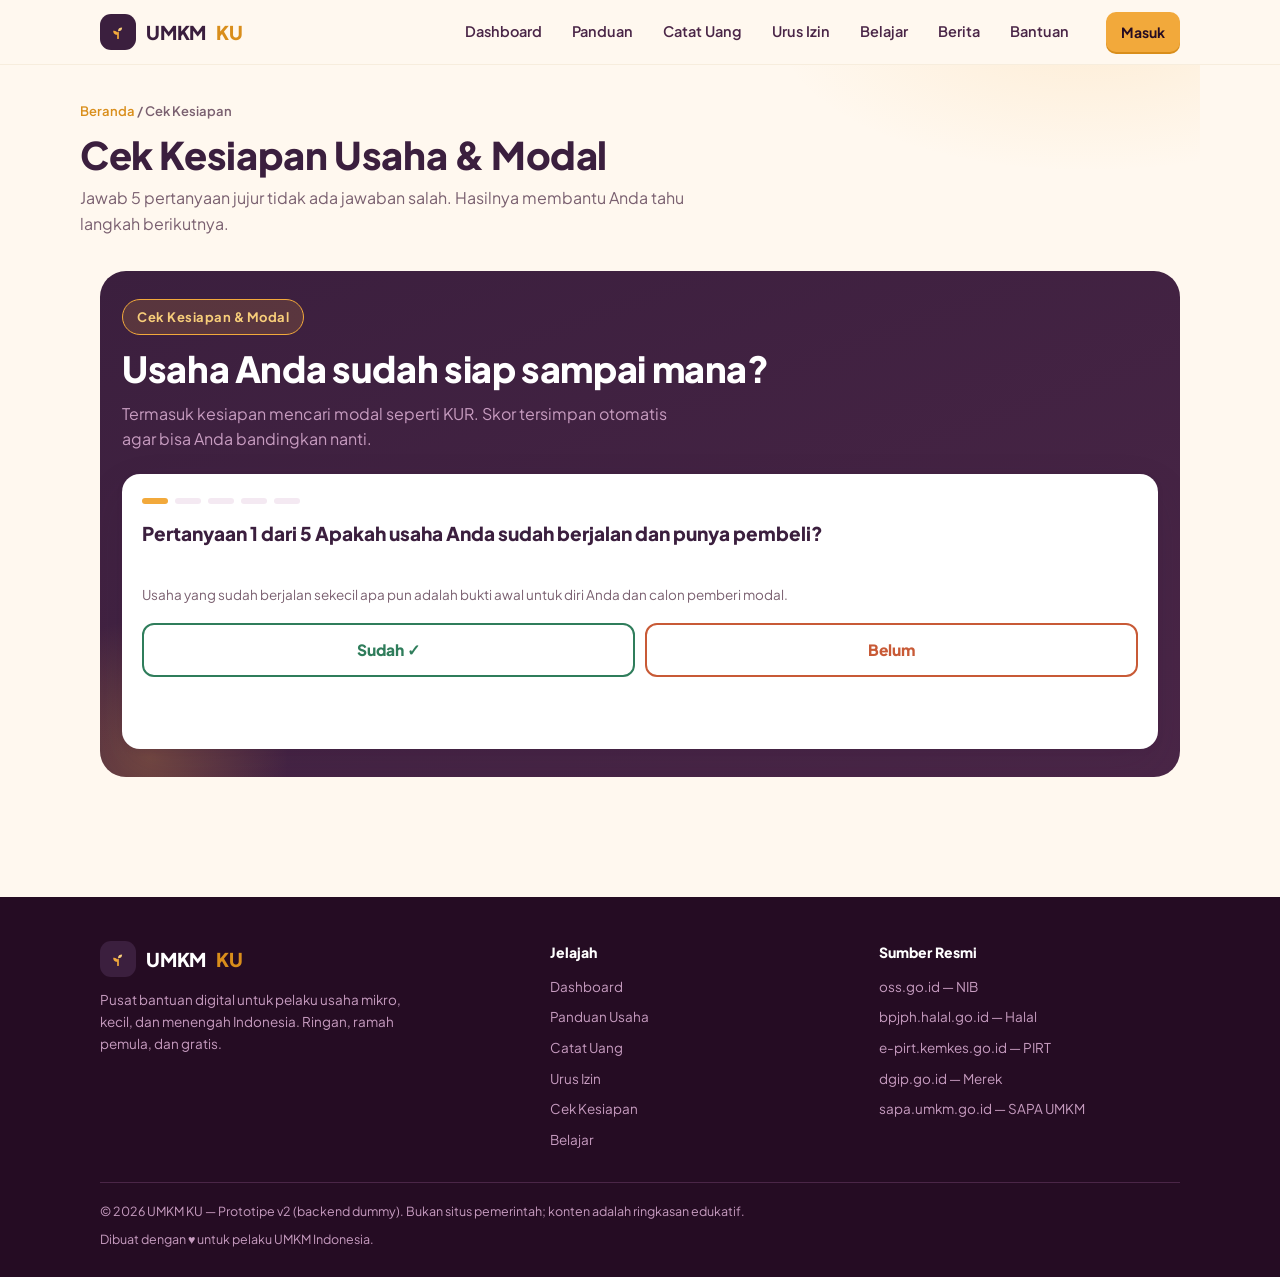
<file: cek.html>
<!DOCTYPE html>
<html lang="id">
<head>
<meta charset="UTF-8">
<meta name="viewport" content="width=device-width, initial-scale=1.0">
<title>Cek Kesiapan</title>
<meta name="description" content="Jawab 5 pertanyaan jujur dan ketahui seberapa siap usaha Anda  termasuk kesiapan mencari modal seperti KUR.">
<link rel="icon" href="data:image/svg+xml,%3Csvg xmlns='http://www.w3.org/2000/svg' viewBox='0 0 64 64'%3E%3Crect width='64' height='64' rx='16' fill='%233B1F3E'/%3E%3Cpath d='M32 50V34' stroke='%23F2A93B' stroke-width='5' stroke-linecap='round'/%3E%3Cpath d='M32 40c0-9-6-12-14-12 0 9 6 12 14 12z' fill='%23F2A93B'/%3E%3Cpath d='M32 30c0-8 5-11 12-11 0 8-5 11-12 11z' fill='%23F8CE7A'/%3E%3C/svg%3E">
<link rel="preconnect" href="https://fonts.googleapis.com">
<link rel="preconnect" href="https://fonts.gstatic.com" crossorigin>
<link href="https://fonts.googleapis.com/css2?family=Plus+Jakarta+Sans:ital,wght@0,400;0,500;0,600;0,700;0,800;1,400&display=swap" rel="stylesheet">
<script>document.documentElement.classList.add('js');</script>
<link rel="stylesheet" href="css/style.css">
</head>
<body>
<header id="app-header"></header>
<main>
  <div class="wrap page-head">
    <span class="crumb"><a href="index.html">Beranda</a> / Cek Kesiapan</span>
    <h1>Cek Kesiapan Usaha &amp; Modal</h1>
    <p>Jawab 5 pertanyaan jujur  tidak ada jawaban salah. Hasilnya membantu Anda tahu langkah berikutnya.</p>
  </div>

  <div class="wrap">
    <div class="quiz-wrap rv">
      <div style="position:relative">
        <span class="eyebrow" style="background:rgba(242,169,59,.16);border-color:var(--gold-500);color:var(--gold-300)">Cek Kesiapan &amp; Modal</span>
        <h2 class="sec-title" style="margin-top:12px">Usaha Anda sudah siap sampai mana?</h2>
        <p class="sec-sub">Termasuk kesiapan mencari modal seperti KUR. Skor tersimpan otomatis agar bisa Anda bandingkan nanti.</p>
      </div>
      <div class="quiz-box">
        <div id="quizPlay">
          <div class="dots" id="quizDots" aria-hidden="true"><i class="on"></i><i></i><i></i><i></i><i></i></div>
          <div class="q-text" id="quizQ">Memuat pertanyaan…</div>
          <p class="q-why" id="quizWhy"></p>
          <div class="q-btns">
            <button type="button" class="yes" id="qYes">Sudah ✓</button>
            <button type="button" class="no" id="qNo">Belum</button>
          </div>
          <button type="button" class="q-back" id="qBack">← Kembali ke pertanyaan sebelumnya</button>
        </div>
        <div class="result" id="quizResult" aria-live="polite">
          <div class="saved-note" id="savedNote" style="display:none">
            <svg class="icon" style="width:15px;height:15px" viewBox="0 0 24 24"><path d="m5 12 5 5 9-10"/></svg>
            Skor tersimpan di akun/perangkat Anda
          </div>
          <div class="gauge">
            <svg width="150" height="150" viewBox="0 0 150 150">
              <circle cx="75" cy="75" r="64" fill="none" stroke="#F4E9F2" stroke-width="14"/>
              <circle id="gaugeArc" cx="75" cy="75" r="64" fill="none" stroke="#F2A93B" stroke-width="14" stroke-linecap="round" stroke-dasharray="402.1" stroke-dashoffset="402.1"/>
            </svg>
            <div class="num" id="gaugeNum">0%</div>
          </div>
          <h3 id="resTitle"></h3>
          <p id="resText"></p>
          <a href="panduan.html" class="btn btn-plum" id="resBtn" style="margin-bottom:10px">Mulai dari Panduan</a>
          <br>
          <button type="button" class="q-back" id="qRestart">Ulangi cek dari awal</button>
        </div>
      </div>
      <div class="last-score" id="lastScore"></div>
    </div>
  </div>
</main>
<footer id="app-footer"></footer>

<script src="backend/db.js"></script>
<script src="backend/seed.js"></script>
<script src="backend/auth.js"></script>
<script src="backend/api.js"></script>
<script src="js/app.js"></script>
<script>
App.boot("cek");

(function () {
  const QUESTIONS = [
    { q: "Apakah usaha Anda sudah berjalan dan punya pembeli?",
      w: "Usaha yang sudah berjalan  sekecil apa pun  adalah bukti awal untuk diri Anda dan calon pemberi modal." },
    { q: "Apakah Anda rutin mencatat uang masuk dan keluar?",
      w: "Catatan sederhana membuat untung terlihat  dan jadi syarat penting saat mengajukan modal seperti KUR." },
    { q: "Apakah usaha Anda sudah punya NIB (izin dasar)?",
      w: "NIB gratis dan bisa diurus online. Hampir semua bantuan dan pelatihan resmi memintanya." },
    { q: "Apakah uang usaha dan uang pribadi sudah terpisah?",
      w: "Rekening atau dompet khusus usaha membuat kondisi keuangan usaha jelas terbaca." },
    { q: "Apakah Anda tahu ke mana mencari pelatihan atau bantuan modal?",
      w: "Mengetahui jalurnya  misalnya SAPA UMKM, bank penyalur KUR, atau dinas koperasi setempat  menghemat banyak waktu." }
  ];
  let qi = 0, answers = [];
  const qEl = document.getElementById("quizQ"), wEl = document.getElementById("quizWhy");
  const dots = document.getElementById("quizDots"), play = document.getElementById("quizPlay");
  const result = document.getElementById("quizResult");
  const reduced = window.matchMedia("(prefers-reduced-motion: reduce)").matches;

  /* Riwayat skor dari backend dummy */
  Api.kesiapan.terakhir().then(function (k) {
    if (!k) return;
    const el = document.getElementById("lastScore");
    el.classList.add("show");
    el.innerHTML = "Skor terakhir Anda: <b>" + k.skor + "%</b> · diperbarui " + App.tgl(k.at);
  });

  function renderQ() {
    qEl.textContent = "Pertanyaan " + (qi + 1) + " dari 5  " + QUESTIONS[qi].q;
    wEl.textContent = QUESTIONS[qi].w;
    Array.prototype.forEach.call(dots.children, (d, i) => { d.className = i <= qi ? "on" : ""; });
    document.getElementById("qBack").style.visibility = qi > 0 ? "visible" : "hidden";
  }

  function answer(v) {
    answers[qi] = v;
    if (qi < QUESTIONS.length - 1) { qi++; renderQ(); } else { showResult(); }
  }
  document.getElementById("qYes").addEventListener("click", () => answer(1));
  document.getElementById("qNo").addEventListener("click", () => answer(0));
  document.getElementById("qBack").addEventListener("click", function () { if (qi > 0) { qi--; renderQ(); } });
  document.getElementById("qRestart").addEventListener("click", function () {
    qi = 0; answers = [];
    result.className = "result";
    play.style.display = "block";
    renderQ();
  });

  function showResult() {
    const yes = answers.reduce((a, b) => a + b, 0);
    const pct = Math.round(yes / QUESTIONS.length * 100);
    play.style.display = "none";
    result.className = "result show";

    let t, x, btn, href;
    if (pct <= 40) {
      t = "Awal yang bagus  semua orang mulai dari sini.";
      x = "Fokus dulu ke langkah dasar: jalankan usaha secara rutin dan mulai catat uang setiap hari. Dua hal itu mengubah segalanya.";
      btn = "Mulai dari Panduan Usaha"; href = "panduan.html";
    } else if (pct <= 80) {
      t = "Setengah jalan  tinggal lengkapi fondasinya.";
      x = "Prioritas Anda berikutnya: lengkapi legalitas dasar (mulai dari NIB) dan rapikan pencatatan agar siap mengajukan modal.";
      btn = "Lengkapi Checklist Izin"; href = "layanan.html";
    } else {
      t = "Siap berkembang!";
      x = "Fondasi Anda kuat. Saatnya menyiapkan dokumen untuk modal (misalnya KUR di bank terdekat) dan ikut pelatihan peningkatan kapasitas.";
      btn = "Baca Materi KUR"; href = "belajar.html?id=mengenal-kur";
    }
    document.getElementById("resTitle").textContent = t;
    document.getElementById("resText").textContent = x;
    const rb = document.getElementById("resBtn");
    rb.textContent = btn; rb.setAttribute("href", href);

    /* Simpan skor ke backend dummy */
    Api.kesiapan.save(pct).then(function () {
      document.getElementById("savedNote").style.display = "inline-flex";
    });

    const arc = document.getElementById("gaugeArc"), num = document.getElementById("gaugeNum");
    const circ = 402.1, target = circ * (1 - pct / 100);
    if (reduced) { arc.style.strokeDashoffset = target; num.textContent = pct + "%"; return; }
    let start = null;
    function anim(ts) {
      if (!start) start = ts;
      const p = Math.min((ts - start) / 900, 1);
      const e = 1 - Math.pow(1 - p, 3);
      arc.style.strokeDashoffset = circ - (circ - target) * e;
      num.textContent = Math.round(pct * e) + "%";
      if (p < 1) requestAnimationFrame(anim);
    }
    requestAnimationFrame(anim);
  }

  renderQ();
})();
</script>
</body>
</html>
</file>
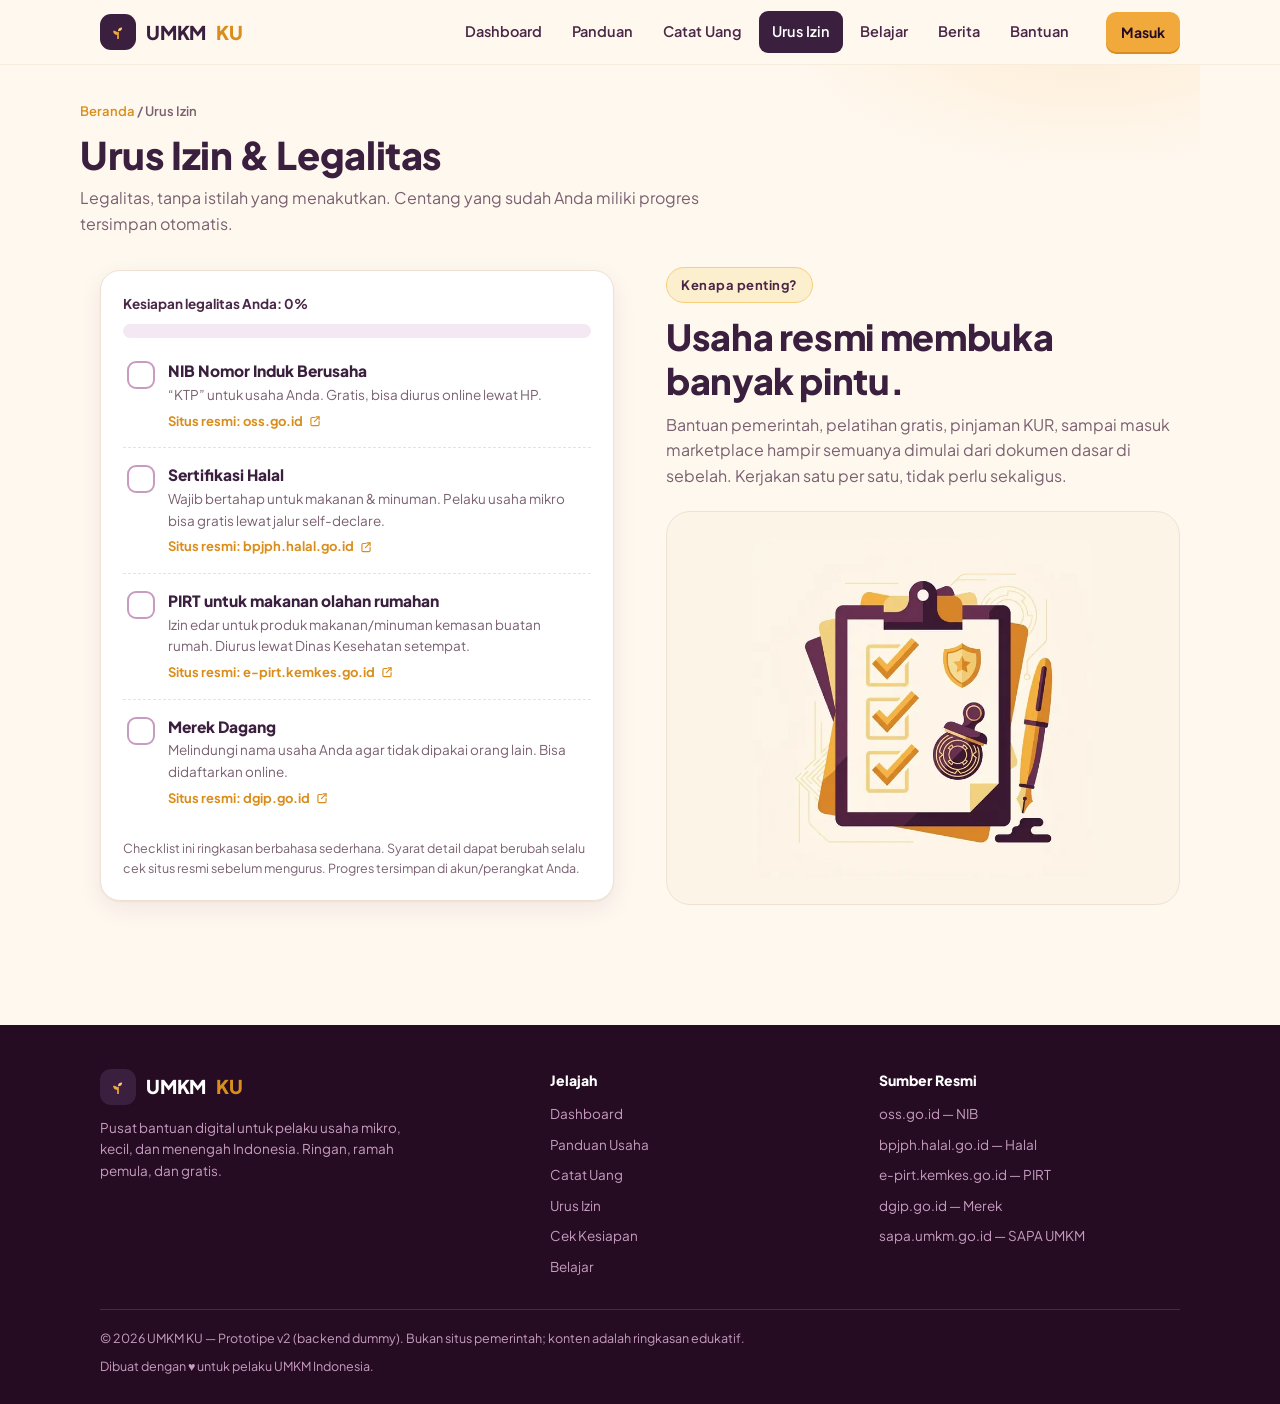
<file: layanan.html>
<!DOCTYPE html>
<html lang="id">
<head>
<meta charset="UTF-8">
<meta name="viewport" content="width=device-width, initial-scale=1.0">
<title>Urus Izin</title>
<meta name="description" content="Checklist legalitas UMKM dengan bahasa sederhana: NIB, Sertifikasi Halal, PIRT, dan Merek Dagang. Progres tersimpan otomatis.">
<link rel="icon" href="data:image/svg+xml,%3Csvg xmlns='http://www.w3.org/2000/svg' viewBox='0 0 64 64'%3E%3Crect width='64' height='64' rx='16' fill='%233B1F3E'/%3E%3Cpath d='M32 50V34' stroke='%23F2A93B' stroke-width='5' stroke-linecap='round'/%3E%3Cpath d='M32 40c0-9-6-12-14-12 0 9 6 12 14 12z' fill='%23F2A93B'/%3E%3Cpath d='M32 30c0-8 5-11 12-11 0 8-5 11-12 11z' fill='%23F8CE7A'/%3E%3C/svg%3E">
<link rel="preconnect" href="https://fonts.googleapis.com">
<link rel="preconnect" href="https://fonts.gstatic.com" crossorigin>
<link href="https://fonts.googleapis.com/css2?family=Plus+Jakarta+Sans:ital,wght@0,400;0,500;0,600;0,700;0,800;1,400&display=swap" rel="stylesheet">
<script>document.documentElement.classList.add('js');</script>
<link rel="stylesheet" href="css/style.css">
</head>
<body>
<header id="app-header"></header>
<main>
  <div class="wrap page-head">
    <span class="crumb"><a href="index.html">Beranda</a> / Urus Izin</span>
    <h1>Urus Izin &amp; Legalitas</h1>
    <p>Legalitas, tanpa istilah yang menakutkan. Centang yang sudah Anda miliki  progres tersimpan otomatis.</p>
  </div>

  <section style="padding-top:22px">
    <div class="wrap split">

      <div class="legal-card rv" aria-label="Checklist legalitas">
        <div class="progress-label" id="legalLabel">Kesiapan legalitas Anda: …</div>
        <div class="progress" role="progressbar" aria-valuemin="0" aria-valuemax="100" aria-valuenow="0" id="legalBar"><i></i></div>

        <label class="legal-item">
          <input type="checkbox" class="legal-check" data-key="nib">
          <span>
            <h4>NIB  Nomor Induk Berusaha</h4>
            <p>“KTP” untuk usaha Anda. Gratis, bisa diurus online lewat HP.</p>
            <a href="https://oss.go.id" target="_blank" rel="noopener">Situs resmi: oss.go.id <svg class="icon" viewBox="0 0 24 24"><path d="M14 5h5v5"/><path d="M19 5l-8 8"/><path d="M19 13v5a2 2 0 0 1-2 2H7a2 2 0 0 1-2-2V8a2 2 0 0 1 2-2h5"/></svg></a>
          </span>
        </label>
        <label class="legal-item">
          <input type="checkbox" class="legal-check" data-key="halal">
          <span>
            <h4>Sertifikasi Halal</h4>
            <p>Wajib bertahap untuk makanan &amp; minuman. Pelaku usaha mikro bisa gratis lewat jalur self-declare.</p>
            <a href="https://bpjph.halal.go.id" target="_blank" rel="noopener">Situs resmi: bpjph.halal.go.id <svg class="icon" viewBox="0 0 24 24"><path d="M14 5h5v5"/><path d="M19 5l-8 8"/><path d="M19 13v5a2 2 0 0 1-2 2H7a2 2 0 0 1-2-2V8a2 2 0 0 1 2-2h5"/></svg></a>
          </span>
        </label>
        <label class="legal-item">
          <input type="checkbox" class="legal-check" data-key="pirt">
          <span>
            <h4>PIRT  untuk makanan olahan rumahan</h4>
            <p>Izin edar untuk produk makanan/minuman kemasan buatan rumah. Diurus lewat Dinas Kesehatan setempat.</p>
            <a href="https://e-pirt.kemkes.go.id" target="_blank" rel="noopener">Situs resmi: e-pirt.kemkes.go.id <svg class="icon" viewBox="0 0 24 24"><path d="M14 5h5v5"/><path d="M19 5l-8 8"/><path d="M19 13v5a2 2 0 0 1-2 2H7a2 2 0 0 1-2-2V8a2 2 0 0 1 2-2h5"/></svg></a>
          </span>
        </label>
        <label class="legal-item">
          <input type="checkbox" class="legal-check" data-key="merek">
          <span>
            <h4>Merek Dagang</h4>
            <p>Melindungi nama usaha Anda agar tidak dipakai orang lain. Bisa didaftarkan online.</p>
            <a href="https://dgip.go.id" target="_blank" rel="noopener">Situs resmi: dgip.go.id <svg class="icon" viewBox="0 0 24 24"><path d="M14 5h5v5"/><path d="M19 5l-8 8"/><path d="M19 13v5a2 2 0 0 1-2 2H7a2 2 0 0 1-2-2V8a2 2 0 0 1 2-2h5"/></svg></a>
          </span>
        </label>

        <div class="done-msg" id="legalDone">✓ Luar biasa  legalitas dasar Anda sudah lengkap. Simpan bukti dokumennya baik-baik.</div>
        <p class="fineprint">Checklist ini ringkasan berbahasa sederhana. Syarat detail dapat berubah  selalu cek situs resmi sebelum mengurus. Progres tersimpan di akun/perangkat Anda.</p>
      </div>

      <div class="rv">
        <span class="eyebrow">Kenapa penting?</span>
        <h2 class="sec-title" style="margin-top:12px">Usaha resmi membuka banyak pintu.</h2>
        <p class="sec-sub">Bantuan pemerintah, pelatihan gratis, pinjaman KUR, sampai masuk marketplace  hampir semuanya dimulai dari dokumen dasar di sebelah. Kerjakan satu per satu, tidak perlu sekaligus.</p>
        <div class="art" style="margin-top:22px">
          <img src="assets/img/legal.webp" alt="Ilustrasi papan jepit dengan checklist dan stempel resmi" width="620" height="620">
        </div>
      </div>

    </div>
  </section>
</main>
<footer id="app-footer"></footer>

<script src="backend/db.js"></script>
<script src="backend/seed.js"></script>
<script src="backend/auth.js"></script>
<script src="backend/api.js"></script>
<script src="js/app.js"></script>
<script>
App.boot("layanan");

(function () {
  const checks = Array.from(document.querySelectorAll(".legal-check"));
  const bar = document.querySelector("#legalBar i");
  const barWrap = document.getElementById("legalBar");
  const label = document.getElementById("legalLabel");
  const done = document.getElementById("legalDone");

  function render(state) {
    const n = Object.keys(state).filter(k => state[k]).length;
    const pct = Math.round(n / checks.length * 100);
    bar.style.width = pct + "%";
    barWrap.setAttribute("aria-valuenow", pct);
    label.textContent = "Kesiapan legalitas Anda: " + pct + "%";
    done.classList.toggle("show", pct === 100);
  }

  Api.legalitas.get().then(state => {
    checks.forEach(c => { c.checked = !!state[c.dataset.key]; });
    render(state);
  });

  checks.forEach(c => c.addEventListener("change", function () {
    Api.legalitas.toggle(c.dataset.key, c.checked).then(r => render(r.state));
  }));
})();
</script>
</body>
</html>
</file>
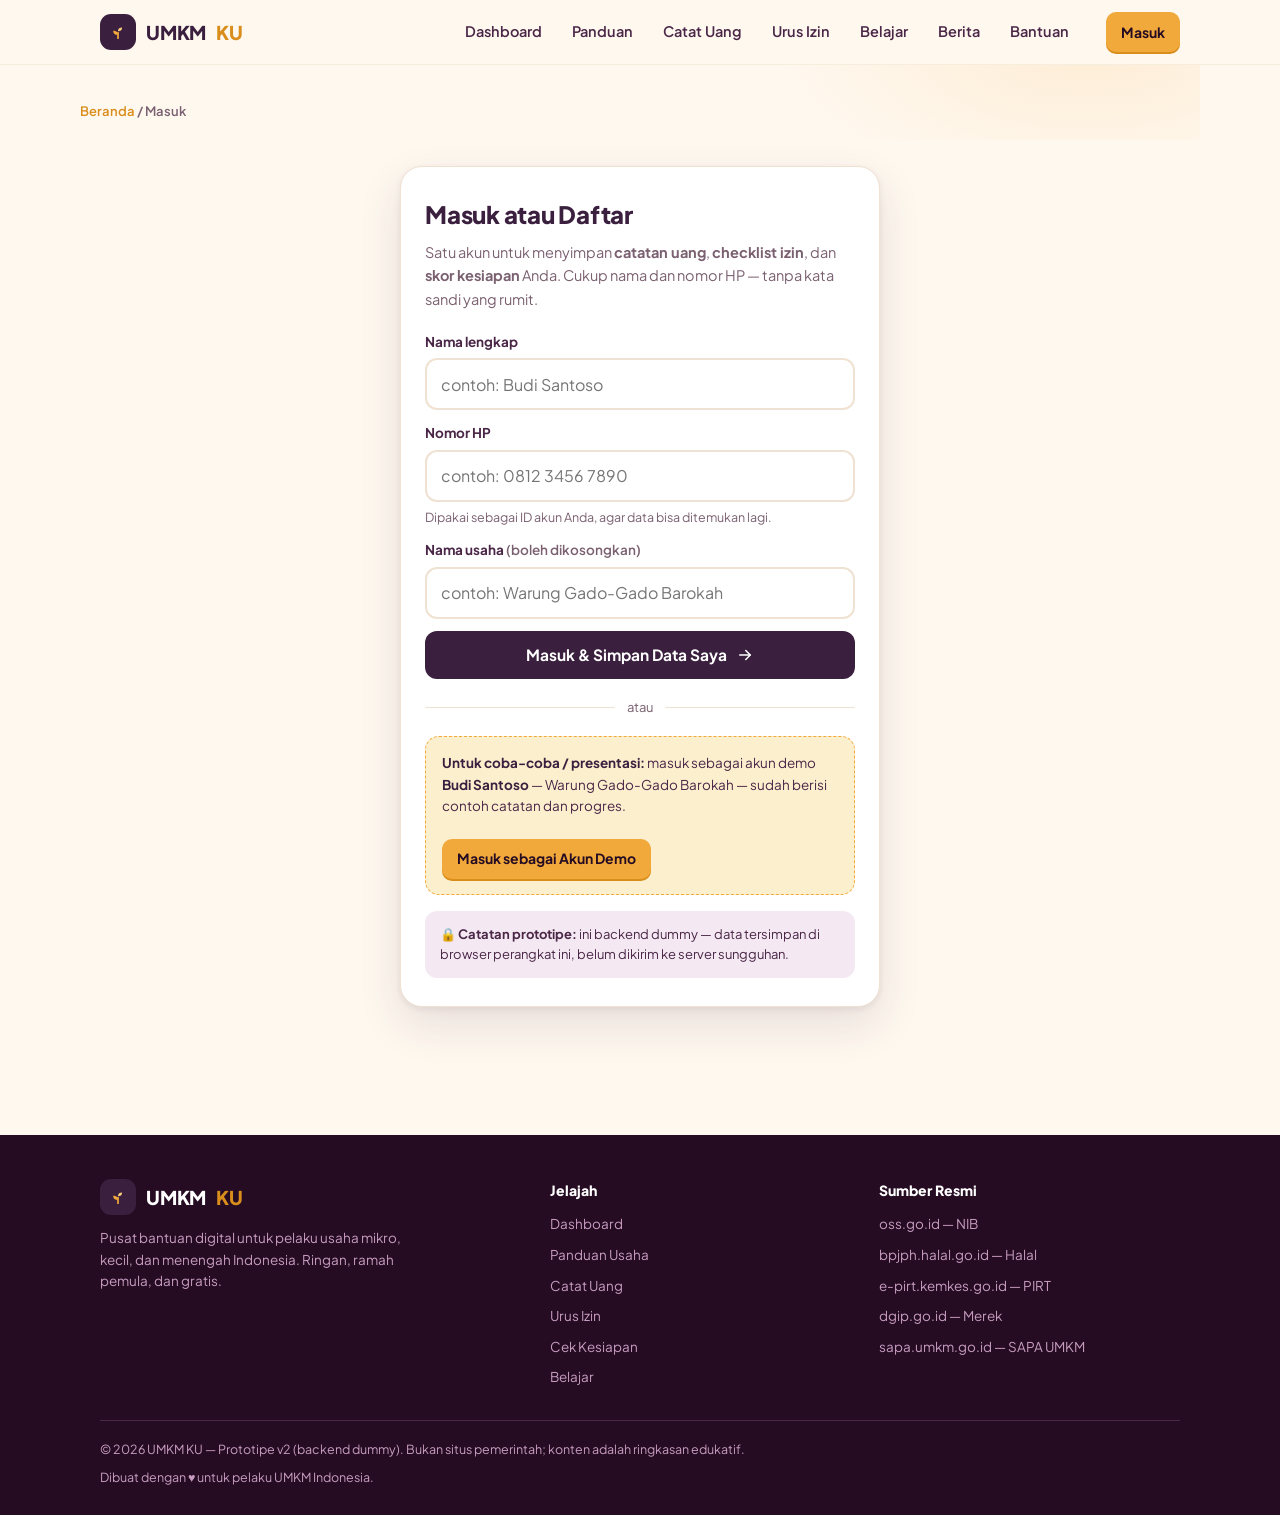
<file: masuk.html>
<!DOCTYPE html>
<html lang="id">
<head>
<meta charset="UTF-8">
<meta name="viewport" content="width=device-width, initial-scale=1.0">
<title>Masuk</title>
<meta name="description" content="Masuk ke UMKM KU untuk menyimpan catatan uang, checklist izin, dan skor kesiapan usaha Anda.">
<link rel="icon" href="data:image/svg+xml,%3Csvg xmlns='http://www.w3.org/2000/svg' viewBox='0 0 64 64'%3E%3Crect width='64' height='64' rx='16' fill='%233B1F3E'/%3E%3Cpath d='M32 50V34' stroke='%23F2A93B' stroke-width='5' stroke-linecap='round'/%3E%3Cpath d='M32 40c0-9-6-12-14-12 0 9 6 12 14 12z' fill='%23F2A93B'/%3E%3Cpath d='M32 30c0-8 5-11 12-11 0 8-5 11-12 11z' fill='%23F8CE7A'/%3E%3C/svg%3E">
<link rel="preconnect" href="https://fonts.googleapis.com">
<link rel="preconnect" href="https://fonts.gstatic.com" crossorigin>
<link href="https://fonts.googleapis.com/css2?family=Plus+Jakarta+Sans:ital,wght@0,400;0,500;0,600;0,700;0,800;1,400&display=swap" rel="stylesheet">
<script>document.documentElement.classList.add('js');</script>
<link rel="stylesheet" href="css/style.css">
</head>
<body>
<header id="app-header"></header>
<main>
  <div class="wrap page-head">
    <span class="crumb"><a href="index.html">Beranda</a> / Masuk</span>
  </div>

  <div class="wrap">
    <div class="auth-wrap">
      <div class="auth-card rv">
        <h1>Masuk atau Daftar</h1>
        <p>Satu akun untuk menyimpan <b>catatan uang</b>, <b>checklist izin</b>, dan <b>skor kesiapan</b> Anda. Cukup nama dan nomor HP — tanpa kata sandi yang rumit.</p>

        <div class="auth-err" id="authErr" role="alert"></div>

        <form id="authForm" novalidate>
          <div class="field">
            <label for="fNama">Nama lengkap</label>
            <input id="fNama" placeholder="contoh: Budi Santoso" autocomplete="name">
          </div>
          <div class="field">
            <label for="fHp">Nomor HP</label>
            <input id="fHp" inputmode="tel" placeholder="contoh: 0812 3456 7890" autocomplete="tel">
            <div class="hint">Dipakai sebagai ID akun Anda, agar data bisa ditemukan lagi.</div>
          </div>
          <div class="field">
            <label for="fUsaha">Nama usaha <span style="color:var(--muted);font-weight:600">(boleh dikosongkan)</span></label>
            <input id="fUsaha" placeholder="contoh: Warung Gado-Gado Barokah">
          </div>
          <button type="submit" class="btn btn-plum" style="width:100%">
            Masuk &amp; Simpan Data Saya
            <svg class="icon" style="width:18px;height:18px" viewBox="0 0 24 24"><path d="M5 12h14"/><path d="m13 6 6 6-6 6"/></svg>
          </button>
        </form>

        <div class="divider">atau</div>

        <div class="demo-box">
          <b>Untuk coba-coba / presentasi:</b> masuk sebagai akun demo <b>Budi Santoso</b> — Warung Gado-Gado Barokah — sudah berisi contoh catatan dan progres.
          <br><br>
          <button type="button" id="btnDemo" class="btn btn-gold small">Masuk sebagai Akun Demo</button>
        </div>

        <div class="auth-note">
          🔒 <b>Catatan prototipe:</b> ini backend dummy — data tersimpan di browser perangkat ini, belum dikirim ke server sungguhan.
        </div>
      </div>
    </div>
  </div>
</main>
<footer id="app-footer"></footer>

<script src="backend/db.js"></script>
<script src="backend/seed.js"></script>
<script src="backend/auth.js"></script>
<script src="backend/api.js"></script>
<script src="js/app.js"></script>
<script>
App.boot("");

(function () {
  const params = new URLSearchParams(location.search);
  const lanjut = params.get("lanjut") || "dashboard.html";

  /* Sudah masuk? Langsung lanjut. */
  if (Auth.current()) { location.href = lanjut; return; }

  const err = document.getElementById("authErr");
  function showErr(msg) {
    err.textContent = msg;
    err.classList.add("show");
    setTimeout(() => err.classList.remove("show"), 3500);
  }

  document.getElementById("authForm").addEventListener("submit", function (e) {
    e.preventDefault();
    try {
      Auth.masuk({
        nama: document.getElementById("fNama").value,
        hp: document.getElementById("fHp").value,
        usaha: document.getElementById("fUsaha").value
      });
      location.href = lanjut;
    } catch (ex) {
      showErr(ex.message);
    }
  });

  document.getElementById("btnDemo").addEventListener("click", function () {
    Auth.masukDemo();
    location.href = lanjut;
  });
})();
</script>
</body>
</html>
</file>
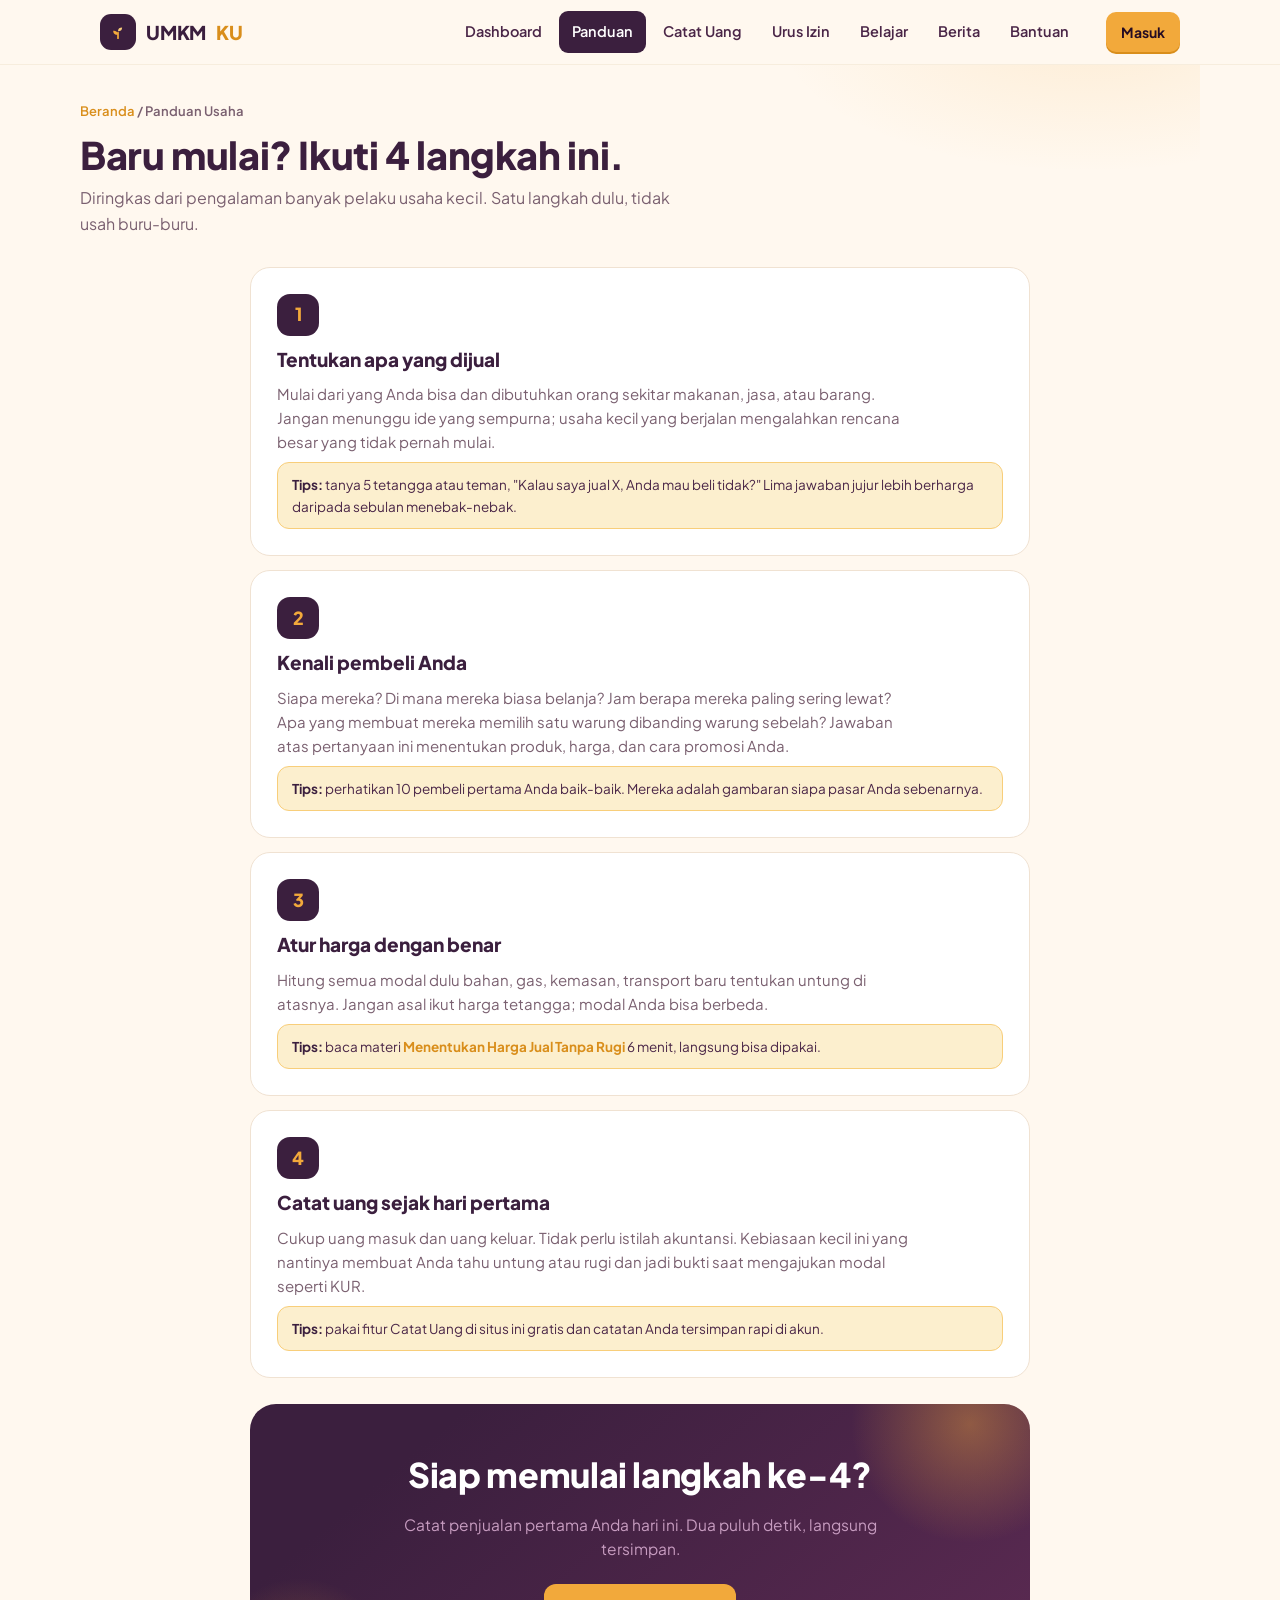
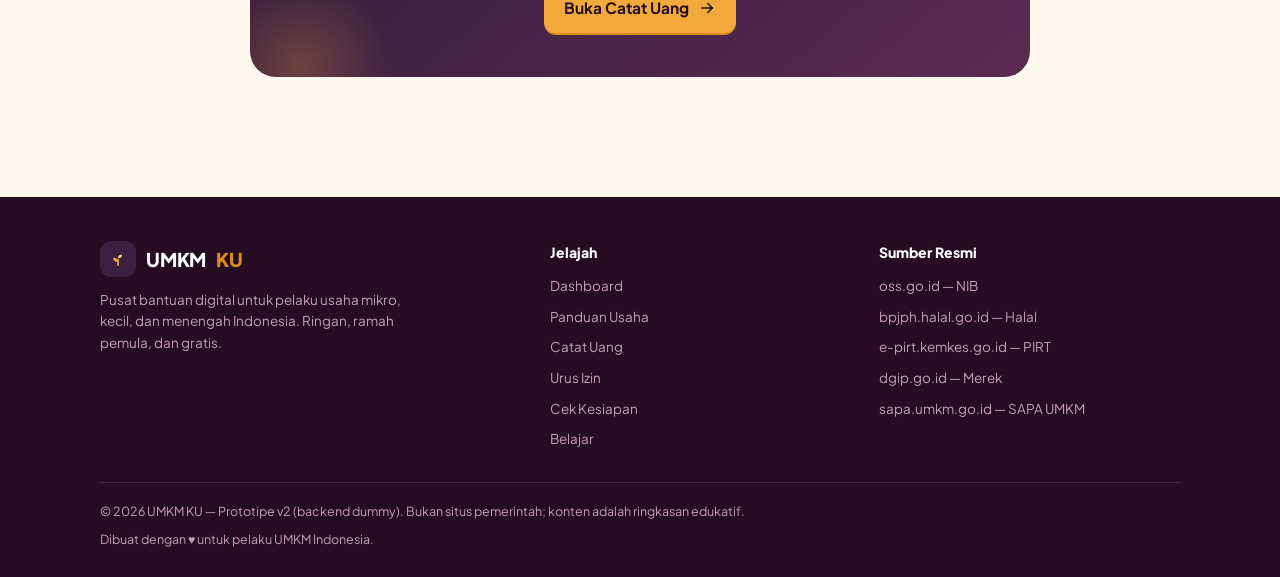
<file: panduan.html>
<!DOCTYPE html>
<html lang="id">
<head>
<meta charset="UTF-8">
<meta name="viewport" content="width=device-width, initial-scale=1.0">
<title>Panduan Usaha</title>
<meta name="description" content="Empat langkah awal membuka usaha kecil: tentukan produk, kenali pembeli, atur harga, dan catat uang sejak hari pertama.">
<link rel="icon" href="data:image/svg+xml,%3Csvg xmlns='http://www.w3.org/2000/svg' viewBox='0 0 64 64'%3E%3Crect width='64' height='64' rx='16' fill='%233B1F3E'/%3E%3Cpath d='M32 50V34' stroke='%23F2A93B' stroke-width='5' stroke-linecap='round'/%3E%3Cpath d='M32 40c0-9-6-12-14-12 0 9 6 12 14 12z' fill='%23F2A93B'/%3E%3Cpath d='M32 30c0-8 5-11 12-11 0 8-5 11-12 11z' fill='%23F8CE7A'/%3E%3C/svg%3E">
<link rel="preconnect" href="https://fonts.googleapis.com">
<link rel="preconnect" href="https://fonts.gstatic.com" crossorigin>
<link href="https://fonts.googleapis.com/css2?family=Plus+Jakarta+Sans:ital,wght@0,400;0,500;0,600;0,700;0,800;1,400&display=swap" rel="stylesheet">
<script>document.documentElement.classList.add('js');</script>
<link rel="stylesheet" href="css/style.css">
</head>
<body>
<header id="app-header"></header>
<main>
  <div class="wrap page-head">
    <span class="crumb"><a href="index.html">Beranda</a> / Panduan Usaha</span>
    <h1>Baru mulai? Ikuti 4 langkah ini.</h1>
    <p>Diringkas dari pengalaman banyak pelaku usaha kecil. Satu langkah dulu, tidak usah buru-buru.</p>
  </div>

  <section style="padding-top:22px">
    <div class="wrap" style="max-width:820px">

      <div class="step-detail rv">
        <span class="no">1</span>
        <h3>Tentukan apa yang dijual</h3>
        <p>Mulai dari yang Anda bisa dan dibutuhkan orang sekitar  makanan, jasa, atau barang. Jangan menunggu ide yang sempurna; usaha kecil yang berjalan mengalahkan rencana besar yang tidak pernah mulai.</p>
        <div class="tip"><b>Tips:</b> tanya 5 tetangga atau teman, "Kalau saya jual X, Anda mau beli tidak?" Lima jawaban jujur lebih berharga daripada sebulan menebak-nebak.</div>
      </div>

      <div class="step-detail rv">
        <span class="no">2</span>
        <h3>Kenali pembeli Anda</h3>
        <p>Siapa mereka? Di mana mereka biasa belanja? Jam berapa mereka paling sering lewat? Apa yang membuat mereka memilih satu warung dibanding warung sebelah? Jawaban atas pertanyaan ini menentukan produk, harga, dan cara promosi Anda.</p>
        <div class="tip"><b>Tips:</b> perhatikan 10 pembeli pertama Anda baik-baik. Mereka adalah gambaran siapa pasar Anda sebenarnya.</div>
      </div>

      <div class="step-detail rv">
        <span class="no">3</span>
        <h3>Atur harga dengan benar</h3>
        <p>Hitung semua modal dulu  bahan, gas, kemasan, transport  baru tentukan untung di atasnya. Jangan asal ikut harga tetangga; modal Anda bisa berbeda.</p>
        <div class="tip"><b>Tips:</b> baca materi <a href="belajar.html?id=harga-jual" style="color:var(--gold-600);font-weight:700">Menentukan Harga Jual Tanpa Rugi</a>  6 menit, langsung bisa dipakai.</div>
      </div>

      <div class="step-detail rv">
        <span class="no">4</span>
        <h3>Catat uang sejak hari pertama</h3>
        <p>Cukup uang masuk dan uang keluar. Tidak perlu istilah akuntansi. Kebiasaan kecil ini yang nantinya membuat Anda tahu untung atau rugi  dan jadi bukti saat mengajukan modal seperti KUR.</p>
        <div class="tip"><b>Tips:</b> pakai fitur Catat Uang di situs ini  gratis dan catatan Anda tersimpan rapi di akun.</div>
      </div>

      <div class="cta-band rv" style="margin-top:26px">
        <h2>Siap memulai langkah ke-4?</h2>
        <p>Catat penjualan pertama Anda hari ini. Dua puluh detik, langsung tersimpan.</p>
        <a href="catat.html" class="btn btn-gold">Buka Catat Uang
          <svg class="icon" style="width:18px;height:18px" viewBox="0 0 24 24"><path d="M5 12h14"/><path d="m13 6 6 6-6 6"/></svg>
        </a>
      </div>

    </div>
  </section>
</main>
<footer id="app-footer"></footer>

<script src="backend/db.js"></script>
<script src="backend/seed.js"></script>
<script src="backend/auth.js"></script>
<script src="backend/api.js"></script>
<script src="js/app.js"></script>
<script>App.boot("panduan");</script>
</body>
</html>
</file>
<file: css/style.css>
/* ============================================================
   UMKM KU  style.css (dipakai semua halaman)
   Palet: dark plum + gold (color grading referensi UniSQ)
   ============================================================ */
:root{
  --plum-950:#250C23; --plum-900:#3B1F3E; --plum-800:#4A2647; --plum-700:#5B2A52;
  --plum-300:#C79CC0; --plum-100:#F4E9F2;
  --gold-600:#D98E1B; --gold-500:#F2A93B; --gold-300:#F8CE7A; --gold-100:#FCEFCE;
  --cream:#FFF8EF; --card:#FFFFFF; --border:#F0E2D2; --border-soft:#F7EDDD;
  --ink:#33172B; --muted:#7A6070;
  --green:#2F7D5B; --green-soft:#E5F2EA;
  --coral:#C85A36; --coral-soft:#FAEAE2;
  --r-lg:20px; --r-md:14px; --r-sm:10px;
  --shadow:0 1px 2px rgba(59,31,62,.06),0 8px 24px rgba(59,31,62,.07);
  --shadow-lg:0 2px 6px rgba(59,31,62,.08),0 18px 44px rgba(59,31,62,.12);
}
*{margin:0;padding:0;box-sizing:border-box}
html,body{overflow-x:clip}
html{scroll-behavior:smooth;scroll-padding-top:96px}
body{
  font-family:"Plus Jakarta Sans",-apple-system,BlinkMacSystemFont,"Segoe UI",Roboto,sans-serif;
  background:var(--cream); color:var(--ink); line-height:1.6; font-size:16px;
  -webkit-font-smoothing:antialiased; min-height:100vh; display:flex; flex-direction:column;
}
main{flex:1}
img{max-width:100%;display:block;height:auto}
a{color:inherit;text-decoration:none}
button{font:inherit;cursor:pointer;border:none;background:none;color:inherit}
:focus-visible{outline:3px solid var(--gold-500);outline-offset:2px;border-radius:6px}
.wrap{max-width:1120px;margin:0 auto;padding:0 20px}
section{padding:56px 0}
.eyebrow{display:inline-flex;align-items:center;gap:8px;background:var(--gold-100);color:var(--plum-800);
  font-weight:700;font-size:13px;letter-spacing:.04em;padding:7px 14px;border-radius:999px;border:1px solid var(--gold-300)}
h2.sec-title{font-size:clamp(26px,4.5vw,36px);font-weight:800;line-height:1.2;color:var(--plum-900);letter-spacing:-.01em}
p.sec-sub{color:var(--muted);max-width:560px;margin-top:10px;font-size:16px}
.sec-head{margin-bottom:28px}
.icon{width:24px;height:24px;stroke:currentColor;fill:none;stroke-width:2;stroke-linecap:round;stroke-linejoin:round;flex:none}

/* ---------- Header ---------- */
header{position:sticky;top:0;z-index:50;background:rgba(255,248,239,.92);backdrop-filter:blur(10px);border-bottom:1px solid var(--border-soft)}
.bar{display:flex;align-items:center;gap:16px;height:64px}
.logo{display:flex;align-items:center;gap:10px;font-weight:800;font-size:19px;color:var(--plum-900);letter-spacing:-.01em}
.logo .mark{width:36px;height:36px;border-radius:11px;background:var(--plum-900);display:grid;place-items:center;flex:none}
.logo .mark svg{width:22px;height:22px}
.logo em{font-style:normal;color:var(--gold-600)}
nav.main{display:none;margin-left:auto;gap:4px}
nav.main a{padding:9px 13px;border-radius:9px;font-weight:600;font-size:14.5px;color:var(--plum-800)}
nav.main a:hover{background:var(--plum-100)}
nav.main a.active{background:var(--plum-900);color:#fff}
.auth-area{margin-left:auto;display:flex;align-items:center;gap:10px}
.user-chip{display:inline-flex;align-items:center;gap:7px;background:var(--plum-100);color:var(--plum-900);
  border-radius:999px;padding:8px 14px;font-size:13.5px;max-width:180px;overflow:hidden;white-space:nowrap}
.link-btn{color:var(--muted);font-size:13.5px;font-weight:700;text-decoration:underline;min-height:40px;padding:6px 4px}
.link-btn:hover{color:var(--plum-900)}
.btn{display:inline-flex;align-items:center;justify-content:center;gap:9px;font-weight:700;border-radius:12px;
  min-height:48px;padding:12px 20px;font-size:15.5px;transition:transform .15s ease,box-shadow .15s ease,background .15s ease}
.btn:active{transform:scale(.97)}
.btn-gold{background:var(--gold-500);color:var(--plum-950);box-shadow:0 2px 0 var(--gold-600)}
.btn-gold:hover{background:var(--gold-300)}
.btn-plum{background:var(--plum-900);color:#fff}
.btn-plum:hover{background:var(--plum-700)}
.btn-ghost{background:transparent;color:var(--plum-900);border:2px solid var(--plum-900)}
.btn-ghost:hover{background:var(--plum-100)}
.btn.small{min-height:40px;padding:8px 15px;font-size:14px;border-radius:10px}
.chips{display:flex;gap:8px;overflow-x:auto;padding:0 20px 12px;scrollbar-width:none;-webkit-overflow-scrolling:touch}
.chips::-webkit-scrollbar{display:none}
.chips a{flex:none;font-size:13.5px;font-weight:600;color:var(--plum-800);background:#fff;border:1px solid var(--border);
  padding:8px 14px;border-radius:999px}
.chips a.active{background:var(--plum-900);color:#fff;border-color:var(--plum-900)}
@media(min-width:960px){ nav.main{display:flex;margin-left:auto} .auth-area{margin-left:8px} .chips{display:none} }

/* ---------- Hero (index) ---------- */
.hero{padding:44px 0 40px;background:
  radial-gradient(640px 320px at 85% -10%,rgba(242,169,59,.18),transparent 65%),
  radial-gradient(520px 300px at -10% 110%,rgba(91,42,82,.10),transparent 60%),var(--cream)}
.hero-grid{display:grid;gap:32px;align-items:center;grid-template-columns:minmax(0,1fr)}
.hero h1{font-size:clamp(32px,6.4vw,52px);font-weight:800;line-height:1.12;color:var(--plum-900);letter-spacing:-.02em;margin:18px 0 14px}
.hero h1 .hl{position:relative;white-space:nowrap}
.hero h1 .hl::after{content:"";position:absolute;left:0;right:0;bottom:.08em;height:.32em;background:var(--gold-300);z-index:-1;border-radius:4px}
.hero p.lead{font-size:17px;color:var(--muted);max-width:520px}
.hero-cta{display:flex;flex-wrap:wrap;gap:12px;margin-top:24px}
.hero-note{display:flex;align-items:center;gap:8px;margin-top:18px;color:var(--muted);font-size:13.5px}
.hero-note .icon{width:17px;height:17px;color:var(--green)}
.hero-art{position:relative}
.hero-art .frame{background:linear-gradient(160deg,var(--plum-900),var(--plum-700));border-radius:26px;padding:14px;box-shadow:var(--shadow-lg)}
.hero-art img{border-radius:16px;width:100%}
.hero-art .blob{position:absolute;width:120px;height:120px;border-radius:50%;background:var(--gold-500);opacity:.5;top:-24px;right:-18px;z-index:-1}
.hero-art .chip-float{position:absolute;background:#fff;border-radius:14px;box-shadow:var(--shadow-lg);padding:10px 14px;display:flex;gap:9px;align-items:center;font-weight:700;font-size:13.5px;color:var(--plum-900)}
.chip-float .dot{width:34px;height:34px;border-radius:10px;display:grid;place-items:center;flex:none}
.chip-a{left:-14px;bottom:26px}
.chip-b{right:-8px;top:-16px}
.chip-float small{display:block;font-weight:600;color:var(--muted);font-size:11.5px}
@media(min-width:960px){ .hero-grid{grid-template-columns:minmax(0,1.05fr) minmax(0,.95fr);gap:48px} .hero{padding:64px 0 56px} }

/* ---------- Page head (halaman dalam) ---------- */
.page-head{padding:36px 0 8px;background:
  radial-gradient(480px 220px at 90% -20%,rgba(242,169,59,.14),transparent 65%),var(--cream)}
.page-head .crumb{font-size:13px;color:var(--muted);font-weight:600;margin-bottom:10px;display:block}
.page-head .crumb a{color:var(--gold-600)}
.page-head .crumb a:hover{text-decoration:underline}
.page-head h1{font-size:clamp(26px,5vw,38px);font-weight:800;color:var(--plum-900);letter-spacing:-.01em;line-height:1.2}
.page-head p{color:var(--muted);max-width:620px;margin-top:8px}
.greet{display:flex;flex-wrap:wrap;align-items:baseline;gap:8px}
.greet .usaha{font-size:14px;font-weight:700;color:var(--gold-600);background:var(--gold-100);border:1px solid var(--gold-300);padding:4px 12px;border-radius:999px}

/* ---------- Kebutuhan ---------- */
.need-grid{display:grid;gap:14px;grid-template-columns:minmax(0,1fr)}
.need-card{background:var(--card);border:1.5px solid var(--border);border-radius:var(--r-lg);padding:20px;display:flex;gap:16px;align-items:flex-start;
  transition:transform .16s ease,box-shadow .16s ease,border-color .16s ease;min-height:52px}
.need-card:hover{transform:translateY(-3px);box-shadow:var(--shadow);border-color:var(--gold-500)}
.need-card .ic{width:48px;height:48px;border-radius:14px;display:grid;place-items:center;flex:none;background:var(--gold-100);color:var(--plum-800)}
.need-card .ic .icon{width:25px;height:25px}
.need-card h3{font-size:17px;font-weight:800;color:var(--plum-900)}
.need-card p{font-size:14px;color:var(--muted);margin-top:3px}
.need-card .go{margin-left:auto;align-self:center;color:var(--gold-600)}
@media(min-width:720px){ .need-grid{grid-template-columns:repeat(2,minmax(0,1fr))} }
@media(min-width:960px){ .need-grid{grid-template-columns:repeat(3,minmax(0,1fr))} }

/* ---------- Stats band ---------- */
.stats{background:var(--plum-900);color:#fff;padding:40px 0;position:relative;overflow:hidden}
.stats::before{content:"";position:absolute;width:340px;height:340px;border-radius:50%;background:radial-gradient(circle,rgba(242,169,59,.35),transparent 70%);top:-140px;right:-80px}
.stats-grid{display:grid;gap:26px;position:relative;grid-template-columns:minmax(0,1fr)}
.stat b{display:block;font-size:clamp(28px,5vw,40px);font-weight:800;color:var(--gold-500);letter-spacing:-.01em}
.stat span{font-size:14px;color:var(--plum-300)}
.stats small{position:relative;display:block;margin-top:22px;color:var(--plum-300);font-size:12px}
@media(min-width:720px){ .stats-grid{grid-template-columns:repeat(3,minmax(0,1fr))} }

/* ---------- Steps ---------- */
.steps{display:grid;gap:14px;counter-reset:step;grid-template-columns:minmax(0,1fr)}
.step{background:var(--card);border:1.5px solid var(--border);border-radius:var(--r-lg);padding:22px;position:relative}
.step::before{counter-increment:step;content:counter(step);display:grid;place-items:center;width:38px;height:38px;border-radius:12px;
  background:var(--plum-900);color:var(--gold-500);font-weight:800;font-size:17px;margin-bottom:14px}
.step h3{font-size:16.5px;font-weight:800;color:var(--plum-900);margin-bottom:5px}
.step p{font-size:14px;color:var(--muted)}
.step a{display:inline-flex;align-items:center;gap:6px;margin-top:10px;font-weight:700;font-size:14px;color:var(--gold-600)}
.step a:hover{text-decoration:underline}
@media(min-width:720px){ .steps{grid-template-columns:repeat(2,minmax(0,1fr))} }
@media(min-width:960px){ .steps{grid-template-columns:repeat(4,minmax(0,1fr))} }
.step-detail{background:var(--card);border:1.5px solid var(--border);border-radius:var(--r-lg);padding:26px;margin-bottom:14px;display:grid;gap:8px}
.step-detail .no{display:grid;place-items:center;width:42px;height:42px;border-radius:13px;background:var(--plum-900);color:var(--gold-500);font-weight:800;font-size:18px}
.step-detail h3{font-size:19px;font-weight:800;color:var(--plum-900)}
.step-detail p{color:var(--muted);font-size:15px;max-width:640px}
.step-detail .tip{background:var(--gold-100);border:1px solid var(--gold-300);border-radius:12px;padding:11px 14px;font-size:13.5px;color:var(--plum-800)}
.step-detail .tip b{color:var(--plum-900)}

/* ---------- Split feature ---------- */
.split{display:grid;gap:32px;align-items:start;grid-template-columns:minmax(0,1fr)}
.split .art{background:#FBF4E7;border:1.5px solid var(--border);border-radius:24px;padding:26px 22px;text-align:center}
.split .art img{border-radius:16px;margin:0 auto;max-width:340px;width:100%}
@media(min-width:960px){ .split{grid-template-columns:minmax(0,1fr) minmax(0,1fr);gap:52px;align-items:center} }
.two-col{display:grid;gap:22px;grid-template-columns:minmax(0,1fr)}
@media(min-width:960px){ .two-col{grid-template-columns:minmax(0,.92fr) minmax(0,1.08fr);gap:28px;align-items:start} }

/* ---------- Catat Uang ---------- */
.demo-card{background:var(--card);border:1.5px solid var(--border);border-radius:var(--r-lg);padding:20px;box-shadow:var(--shadow)}
.seg{display:grid;grid-template-columns:minmax(0,1fr) minmax(0,1fr);gap:10px;margin-bottom:14px}
.seg button{min-height:52px;border-radius:12px;font-weight:800;font-size:15px;border:2px solid var(--border);background:#fff;color:var(--muted);display:flex;align-items:center;justify-content:center;gap:8px}
.seg button .icon{width:19px;height:19px}
.seg button.on-in{background:var(--green-soft);border-color:var(--green);color:var(--green)}
.seg button.on-out{background:var(--coral-soft);border-color:var(--coral);color:var(--coral)}
.field{margin-bottom:12px}
.field label{display:block;font-size:13.5px;font-weight:700;color:var(--plum-800);margin-bottom:6px}
.field input{width:100%;min-height:52px;border:2px solid var(--border);border-radius:12px;padding:10px 14px;font:inherit;font-size:16px;background:#fff;color:var(--ink)}
.field input:focus{outline:none;border-color:var(--gold-500);box-shadow:0 0 0 3px var(--gold-100)}
.field .hint{font-size:12.5px;color:var(--muted);margin-top:5px}
.summary{margin-top:0;background:var(--plum-900);border-radius:var(--r-lg);padding:20px;color:#fff;display:grid;gap:12px;grid-template-columns:minmax(0,1fr) minmax(0,1fr);position:relative;overflow:hidden}
.summary::before{content:"";position:absolute;width:200px;height:200px;border-radius:50%;background:radial-gradient(circle,rgba(242,169,59,.3),transparent 70%);top:-90px;right:-50px}
.summary .cell{position:relative}
.summary .cell small{display:block;color:var(--plum-300);font-size:12px;font-weight:600}
.summary .cell b{font-size:17px;font-weight:800}
.summary .cell.profit{grid-column:1/-1;border-top:1px solid var(--plum-700);padding-top:12px}
.summary .cell.profit b{color:var(--gold-500);font-size:26px;letter-spacing:-.01em}
.toolbar{display:flex;flex-wrap:wrap;gap:10px;align-items:center;margin:18px 0 12px}
.toolbar .spacer{flex:1}
.tool-btn{display:inline-flex;align-items:center;gap:7px;min-height:42px;padding:9px 15px;border-radius:11px;
  border:1.5px solid var(--border);background:#fff;font-weight:700;font-size:13.5px;color:var(--plum-800)}
.tool-btn:hover{border-color:var(--gold-500);background:var(--gold-100)}
.tool-btn .icon{width:16px;height:16px}
.tool-btn.danger{color:var(--coral)}
.tool-btn.danger:hover{border-color:var(--coral);background:var(--coral-soft)}
.tx-list{display:grid;gap:8px}
.tx{display:flex;align-items:center;gap:12px;background:#fff;border:1px solid var(--border);border-radius:12px;padding:11px 14px}
.tx .tag{width:10px;height:34px;border-radius:5px;flex:none}
.tx.in .tag{background:var(--green)} .tx.out .tag{background:var(--coral)}
.tx .what{font-size:14px;font-weight:600;flex:1;min-width:0}
.tx .what small{display:block;font-weight:600;color:var(--muted);font-size:12px}
.tx .amt{font-weight:800;font-size:14.5px;white-space:nowrap}
.tx.in .amt{color:var(--green)} .tx.out .amt{color:var(--coral)}
.tx button{color:var(--muted);padding:8px;border-radius:8px;min-width:40px;min-height:40px;font-size:15px}
.tx button:hover{background:var(--plum-100)}
.empty{text-align:center;color:var(--muted);font-size:14px;background:var(--plum-100);border-radius:12px;padding:18px 16px}
.loading{color:var(--muted);font-size:14px;text-align:center;padding:18px}
.privacy{display:flex;gap:9px;align-items:flex-start;margin-top:14px;background:var(--green-soft);border-radius:12px;padding:12px 14px;font-size:13px;color:var(--green)}
.privacy .icon{width:18px;height:18px;margin-top:1px}

/* ---------- Legalitas ---------- */
.legal-card{background:var(--card);border:1.5px solid var(--border);border-radius:var(--r-lg);padding:22px;box-shadow:var(--shadow)}
.progress{height:14px;background:var(--plum-100);border-radius:999px;overflow:hidden;margin:10px 0 6px}
.progress i{display:block;height:100%;width:0;background:linear-gradient(90deg,var(--gold-500),var(--gold-300));border-radius:999px;transition:width .5s ease}
.progress-label{font-size:13.5px;font-weight:700;color:var(--plum-800)}
.legal-item{display:flex;gap:13px;align-items:flex-start;padding:15px 4px;border-bottom:1px dashed var(--border)}
.legal-item:last-of-type{border-bottom:none}
.legal-item input{appearance:none;width:28px;height:28px;border:2.5px solid var(--plum-300);border-radius:9px;flex:none;margin-top:2px;cursor:pointer;position:relative;transition:all .15s}
.legal-item input:checked{background:var(--plum-900);border-color:var(--plum-900)}
.legal-item input:checked::after{content:"";position:absolute;left:8px;top:4px;width:7px;height:13px;border:solid var(--gold-500);border-width:0 3px 3px 0;transform:rotate(42deg)}
.legal-item h4{font-size:15.5px;font-weight:800;color:var(--plum-900)}
.legal-item p{font-size:13.5px;color:var(--muted)}
.legal-item a{display:inline-flex;align-items:center;gap:5px;font-size:13px;font-weight:700;color:var(--gold-600);margin-top:5px}
.legal-item a:hover{text-decoration:underline}
.legal-item a .icon{width:14px;height:14px}
.done-msg{display:none;margin-top:14px;background:var(--green-soft);color:var(--green);font-weight:700;font-size:14px;border-radius:12px;padding:13px 16px}
.done-msg.show{display:block}
.fineprint{font-size:12.5px;color:var(--muted);margin-top:14px}

/* ---------- Quiz ---------- */
.quiz-wrap{background:linear-gradient(160deg,var(--plum-900),var(--plum-800));border-radius:26px;padding:28px 22px;color:#fff;position:relative;overflow:hidden;margin:26px 0 56px}
.quiz-wrap::before{content:"";position:absolute;width:280px;height:280px;border-radius:50%;background:radial-gradient(circle,rgba(242,169,59,.28),transparent 70%);bottom:-120px;left:-90px}
.quiz-wrap h2{color:#fff}
.quiz-wrap .sec-sub{color:var(--plum-300)}
.quiz-box{position:relative;background:#fff;color:var(--ink);border-radius:18px;padding:24px 20px;margin-top:22px;box-shadow:var(--shadow-lg)}
.dots{display:flex;gap:7px;margin-bottom:16px}
.dots i{width:26px;height:6px;border-radius:3px;background:var(--plum-100)}
.dots i.on{background:var(--gold-500)}
.q-text{font-size:19px;font-weight:800;color:var(--plum-900);line-height:1.4;min-height:56px}
.q-why{font-size:13.5px;color:var(--muted);margin:8px 0 18px}
.q-btns{display:grid;grid-template-columns:minmax(0,1fr) minmax(0,1fr);gap:10px}
.q-btns button{min-height:54px;border-radius:12px;font-weight:800;font-size:15.5px;border:2px solid var(--border);background:#fff;transition:all .13s}
.q-btns button.yes{border-color:var(--green);color:var(--green)}
.q-btns button.yes:hover{background:var(--green-soft)}
.q-btns button.no{border-color:var(--coral);color:var(--coral)}
.q-btns button.no:hover{background:var(--coral-soft)}
.q-back{margin-top:12px;font-size:13px;color:var(--muted);text-decoration:underline;min-height:36px}
.result{display:none;text-align:center;padding:8px 0}
.result.show{display:block}
.gauge{width:150px;height:150px;margin:0 auto 8px;position:relative}
.gauge svg{transform:rotate(-90deg)}
.gauge .num{position:absolute;inset:0;display:grid;place-items:center;font-size:34px;font-weight:800;color:var(--plum-900)}
.result h3{font-size:19px;color:var(--plum-900);margin:8px 0 6px}
.result p{font-size:14.5px;color:var(--muted);max-width:400px;margin:0 auto 16px}
.saved-note{display:inline-flex;align-items:center;gap:7px;font-size:13px;font-weight:700;color:var(--green);background:var(--green-soft);border-radius:999px;padding:6px 14px;margin-bottom:12px}
.last-score{display:none;margin-top:16px;background:rgba(255,255,255,.08);border:1px solid var(--plum-700);border-radius:12px;padding:11px 16px;font-size:13.5px;color:var(--plum-300);position:relative}
.last-score.show{display:block}
.last-score b{color:var(--gold-500)}
.hero .last-score{background:#fff;border:1.5px solid var(--border);color:var(--muted)}
.hero .last-score b{color:var(--gold-600)}

/* ---------- Belajar ---------- */
.learn-grid{display:grid;gap:14px;grid-template-columns:minmax(0,1fr)}
.learn-card{background:var(--card);border:1.5px solid var(--border);border-radius:var(--r-lg);padding:22px;display:flex;flex-direction:column;gap:10px;transition:transform .16s,box-shadow .16s,border-color .16s;cursor:pointer}
.learn-card:hover{transform:translateY(-3px);box-shadow:var(--shadow);border-color:var(--gold-500)}
.learn-top{display:flex;align-items:center;justify-content:space-between;gap:10px}
.badge{font-size:12px;font-weight:800;letter-spacing:.05em;padding:5px 11px;border-radius:999px;background:var(--plum-100);color:var(--plum-800)}
.badge.gold{background:var(--gold-100);color:var(--gold-600)}
.badge.green{background:var(--green-soft);color:var(--green)}
.learn-card h3{font-size:17px;font-weight:800;color:var(--plum-900);line-height:1.35}
.learn-card p{font-size:14px;color:var(--muted);flex:1}
.learn-meta{display:flex;align-items:center;gap:7px;font-size:13px;color:var(--muted);font-weight:600;flex:none}
.learn-meta .icon{width:16px;height:16px}
.learn-link{display:inline-flex;align-items:center;gap:7px;font-weight:800;font-size:14.5px;color:var(--gold-600);margin-top:4px}
.learn-link:hover{text-decoration:underline}
@media(min-width:720px){ .learn-grid{grid-template-columns:repeat(2,minmax(0,1fr))} }
@media(min-width:960px){ .learn-grid{grid-template-columns:repeat(3,minmax(0,1fr))} }
.article{max-width:720px;margin:0 auto;background:var(--card);border:1.5px solid var(--border);border-radius:var(--r-lg);padding:28px 24px;box-shadow:var(--shadow)}
.article h1{font-size:clamp(22px,4.5vw,30px);font-weight:800;color:var(--plum-900);line-height:1.25;margin:12px 0 6px}
.article .meta{display:flex;flex-wrap:wrap;gap:10px;align-items:center;margin-bottom:14px}
.article p{color:var(--ink);font-size:15.5px;margin:12px 0;max-width:66ch}
.article .cta-in{background:var(--plum-100);border-radius:14px;padding:16px 18px;margin-top:18px;font-size:14.5px;display:flex;flex-wrap:wrap;gap:10px;align-items:center;justify-content:space-between}
.back-link{display:inline-flex;align-items:center;gap:7px;font-weight:700;font-size:14px;color:var(--gold-600);margin-bottom:18px;min-height:44px}
.back-link:hover{text-decoration:underline}

/* ---------- FAQ ---------- */
.faq{display:grid;gap:10px;max-width:760px}
details{background:var(--card);border:1.5px solid var(--border);border-radius:var(--r-md);overflow:hidden}
summary{list-style:none;display:flex;align-items:center;gap:12px;padding:16px 18px;font-weight:700;font-size:15.5px;color:var(--plum-900);cursor:pointer;min-height:52px}
summary::-webkit-details-marker{display:none}
summary .icon{margin-left:auto;color:var(--gold-600);transition:transform .2s}
details[open] summary .icon{transform:rotate(180deg)}
details .body{padding:0 18px 16px;font-size:14.5px;color:var(--muted)}

/* ---------- Auth (masuk) ---------- */
.auth-wrap{max-width:480px;margin:26px auto 64px}
.auth-card{background:var(--card);border:1.5px solid var(--border);border-radius:22px;padding:28px 24px;box-shadow:var(--shadow-lg)}
.auth-card h1{font-size:24px;font-weight:800;color:var(--plum-900);letter-spacing:-.01em}
.auth-card > p{color:var(--muted);font-size:14.5px;margin:8px 0 20px}
.auth-err{display:none;background:var(--coral-soft);color:var(--coral);font-size:13.5px;font-weight:700;border-radius:11px;padding:11px 14px;margin-bottom:12px}
.auth-err.show{display:block}
.divider{display:flex;align-items:center;gap:12px;color:var(--muted);font-size:13px;margin:18px 0}
.divider::before,.divider::after{content:"";flex:1;height:1px;background:var(--border)}
.auth-note{margin-top:16px;background:var(--plum-100);border-radius:12px;padding:13px 15px;font-size:13px;color:var(--plum-800)}
.demo-box{margin-top:18px;border:1.5px dashed var(--gold-500);background:var(--gold-100);border-radius:14px;padding:15px 16px;font-size:13.5px;color:var(--plum-800)}
.demo-box b{color:var(--plum-900)}

/* ---------- CTA band ---------- */
.cta-band{background:linear-gradient(140deg,var(--plum-900) 20%,var(--plum-700));border-radius:26px;padding:44px 24px;text-align:center;color:#fff;position:relative;overflow:hidden}
.cta-band::before,.cta-band::after{content:"";position:absolute;border-radius:50%}
.cta-band::before{width:240px;height:240px;background:radial-gradient(circle,rgba(242,169,59,.4),transparent 70%);top:-100px;right:-60px}
.cta-band::after{width:180px;height:180px;background:radial-gradient(circle,rgba(242,169,59,.25),transparent 70%);bottom:-80px;left:-40px}
.cta-band h2{font-size:clamp(24px,4.6vw,34px);font-weight:800;letter-spacing:-.01em;position:relative}
.cta-band p{color:var(--plum-300);margin:10px auto 22px;max-width:480px;position:relative;font-size:15.5px}
.cta-band .btn{position:relative}

/* ---------- Footer ---------- */
footer{background:var(--plum-950);color:var(--plum-300);padding:44px 0 28px;margin-top:64px}
.foot-grid{display:grid;gap:28px;grid-template-columns:minmax(0,1fr)}
.foot-brand .logo{color:#fff}
.foot-brand p{font-size:13.5px;margin-top:12px;max-width:320px}
footer h5{color:#fff;font-size:14px;font-weight:800;margin-bottom:12px}
footer ul{list-style:none;display:grid;gap:9px;font-size:13.5px}
footer ul a:hover{color:var(--gold-500)}
.foot-note{border-top:1px solid var(--plum-800);margin-top:32px;padding-top:18px;font-size:12.5px;display:grid;gap:8px}
@media(min-width:720px){ .foot-grid{grid-template-columns:minmax(0,1.4fr) minmax(0,1fr) minmax(0,1fr)} }

/* ---------- Reveal (progressive enhancement: hidden hanya bila JS aktif) ---------- */
.js .rv{opacity:0;transform:translateY(18px);transition:opacity .5s ease,transform .5s ease}
.js .rv.in{opacity:1;transform:none}
@media(prefers-reduced-motion:reduce){
  html{scroll-behavior:auto} .js .rv{opacity:1;transform:none;transition:none}
  *{animation:none!important;transition:none!important}
}

/* ---------- Tingkat materi (layout ala Coursera) ---------- */
.tiers{display:grid;gap:16px;grid-template-columns:minmax(0,1fr)}
@media(min-width:960px){.tiers{grid-template-columns:repeat(3,minmax(0,1fr))}}
.tier{background:#F8ECF5;border:1px solid #F0DDEC;border-radius:22px;padding:16px 14px;display:flex;flex-direction:column;gap:10px}
.tier-head{display:flex;align-items:baseline;gap:8px;padding:2px 6px 10px;border-bottom:1px solid #EDD9E9}
.tier-head h3{font-size:17px;font-weight:800;color:var(--plum-900)}
.tier-head .arrow{color:var(--gold-600);font-weight:800}
.tier-head .count{margin-left:auto;font-size:12px;font-weight:700;color:var(--muted)}
.tier-sub{font-size:12.5px;color:var(--muted);padding:0 6px 4px}
.m-card{display:flex;gap:12px;background:#fff;border:1.5px solid var(--border);border-radius:16px;padding:12px;align-items:center;
  transition:transform .16s ease,box-shadow .16s ease,border-color .16s ease}
.m-card:hover{transform:translateY(-2px);box-shadow:var(--shadow);border-color:var(--gold-500)}
.m-thumb{width:72px;height:72px;border-radius:12px;flex:none;position:relative;overflow:hidden;background:var(--plum-900);display:grid;place-items:center;color:var(--gold-500)}
.m-thumb .icon{width:26px;height:26px;position:relative;z-index:1}
.m-thumb img{position:absolute;inset:0;width:100%;height:100%;object-fit:cover;z-index:2}
.play-badge{position:absolute;inset:0;z-index:3;display:grid;place-items:center;background:rgba(37,12,35,.18)}
.play-badge i{width:30px;height:30px;border-radius:50%;background:var(--gold-500);display:grid;place-items:center;box-shadow:0 2px 8px rgba(0,0,0,.25)}
.play-badge svg{width:12px;height:12px;fill:var(--plum-950);margin-left:2px}
.m-info{min-width:0;flex:1}
.m-kat{font-size:10.5px;font-weight:800;letter-spacing:.07em;color:var(--muted);text-transform:uppercase}
.m-title{font-size:14.5px;font-weight:800;color:var(--plum-900);line-height:1.32;display:-webkit-box;-webkit-line-clamp:2;-webkit-box-orient:vertical;overflow:hidden}
.m-meta{font-size:12px;color:var(--muted);font-weight:600;margin-top:3px;display:flex;gap:6px;align-items:center}
.m-meta .icon{width:13px;height:13px}
.m-hidden{display:none}
.m-more{margin-top:4px;align-self:flex-start;font-size:13px;font-weight:800;color:var(--gold-600);min-height:40px;padding:8px 10px;border-radius:9px}
.m-more:hover{background:#fff;text-decoration:underline}

/* ---------- Video materi (embed YouTube) ---------- */
.video-frame{position:relative;width:100%;aspect-ratio:16/9;border-radius:18px;overflow:hidden;background:var(--plum-950);box-shadow:var(--shadow-lg);margin:16px 0 20px}
.video-frame iframe{position:absolute;inset:0;width:100%;height:100%;border:0}
.poin-title{font-size:15px;font-weight:800;color:var(--plum-900);margin-bottom:10px}
.poin-list{display:grid;gap:10px;margin:0 0 18px;padding:0}
.poin-list li{list-style:none;display:flex;gap:10px;font-size:14.5px;align-items:flex-start}
.poin-list .icon{width:18px;height:18px;color:var(--green);margin-top:2px;flex:none}

/* ---------- Berita ---------- */
.news-grid{display:grid;gap:14px;grid-template-columns:minmax(0,1fr)}
@media(min-width:720px){.news-grid{grid-template-columns:repeat(2,minmax(0,1fr))}}
@media(min-width:960px){.news-grid{grid-template-columns:repeat(3,minmax(0,1fr))}}
.news-card{background:var(--card);border:1.5px solid var(--border);border-radius:var(--r-lg);padding:20px;display:flex;flex-direction:column;gap:8px;
  transition:transform .16s ease,box-shadow .16s ease,border-color .16s ease}
.news-card:hover{transform:translateY(-3px);box-shadow:var(--shadow);border-color:var(--gold-500)}
.news-top{display:flex;align-items:center;gap:8px;font-size:12px;color:var(--muted);font-weight:600;flex-wrap:wrap}
.news-src{color:var(--gold-600);font-weight:800}
.news-dot{width:4px;height:4px;border-radius:50%;background:var(--border)}
.news-card h3{font-size:15.5px;font-weight:800;color:var(--plum-900);line-height:1.35}
.news-card p{font-size:13.5px;color:var(--muted);flex:1}
.news-link{display:inline-flex;align-items:center;gap:6px;font-size:13.5px;font-weight:800;color:var(--gold-600);margin-top:4px}
.news-link:hover{text-decoration:underline}
.news-link .icon{width:14px;height:14px}
</file>
